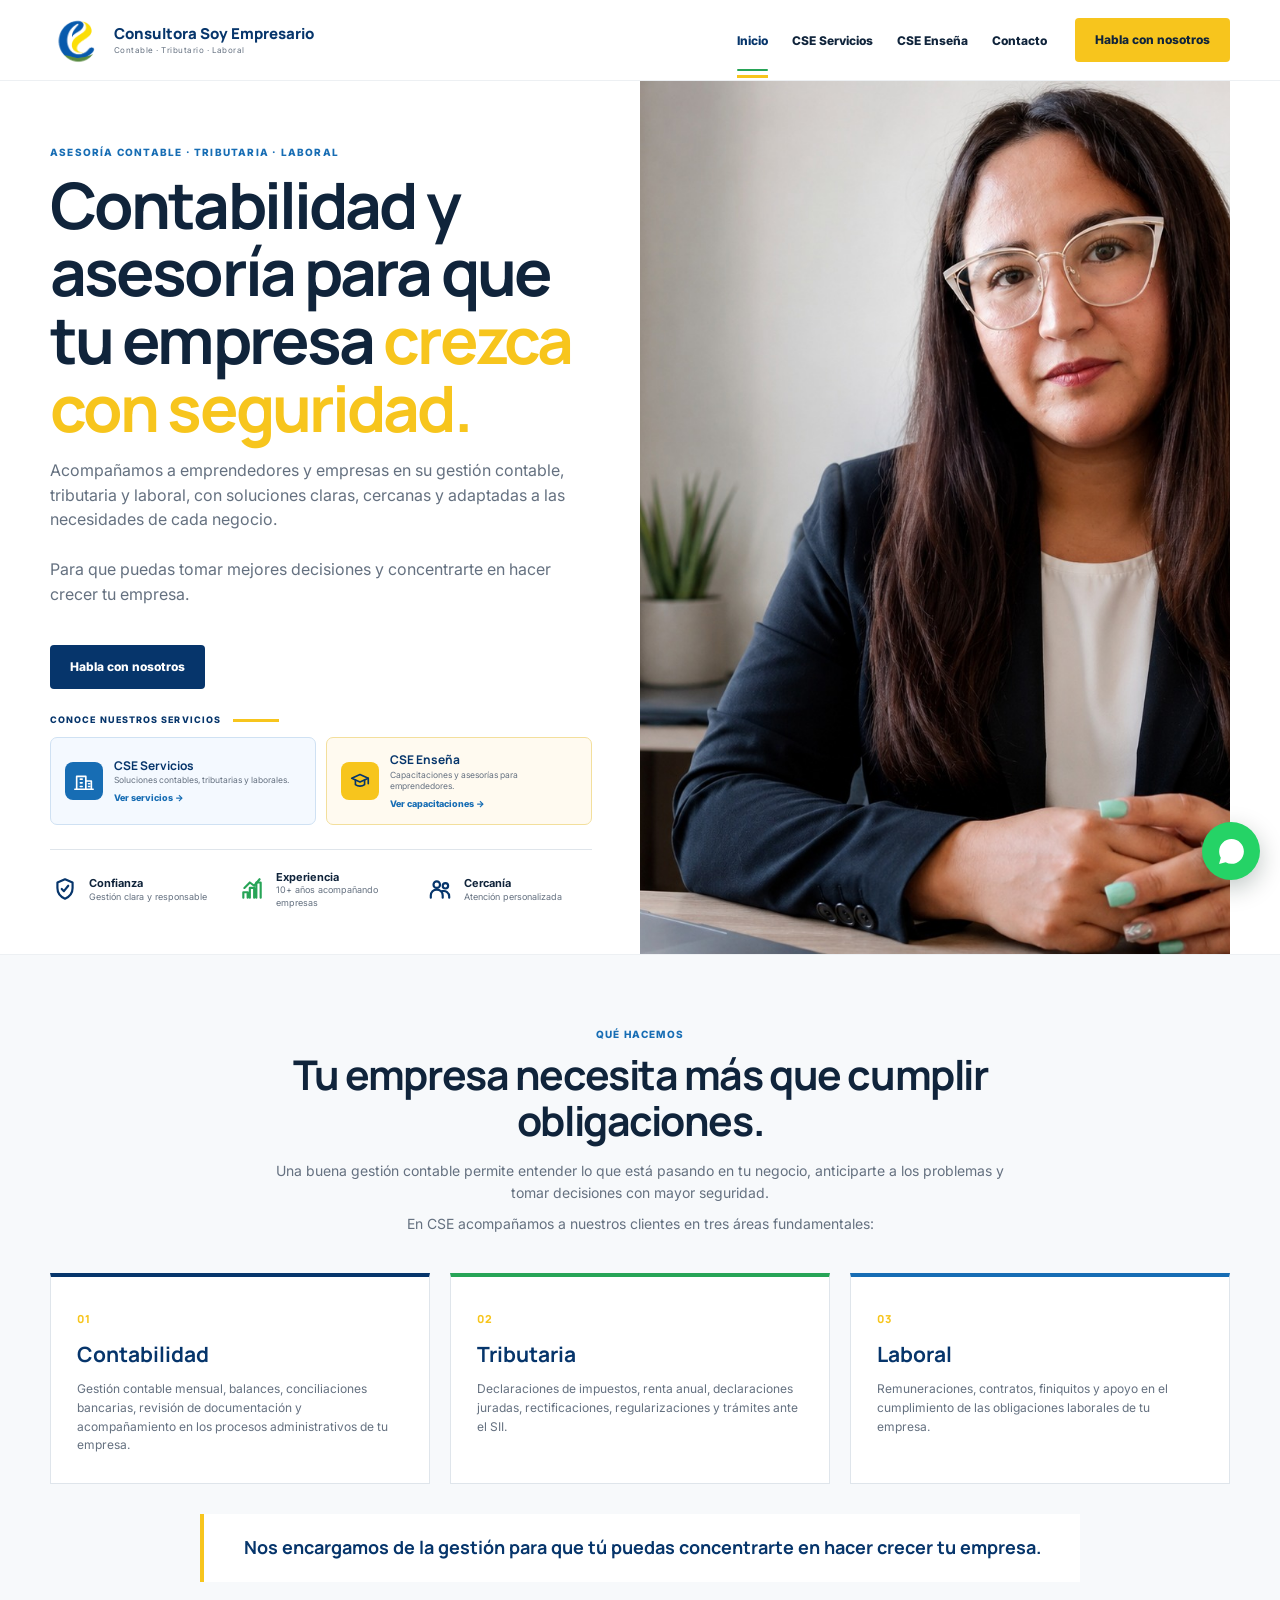
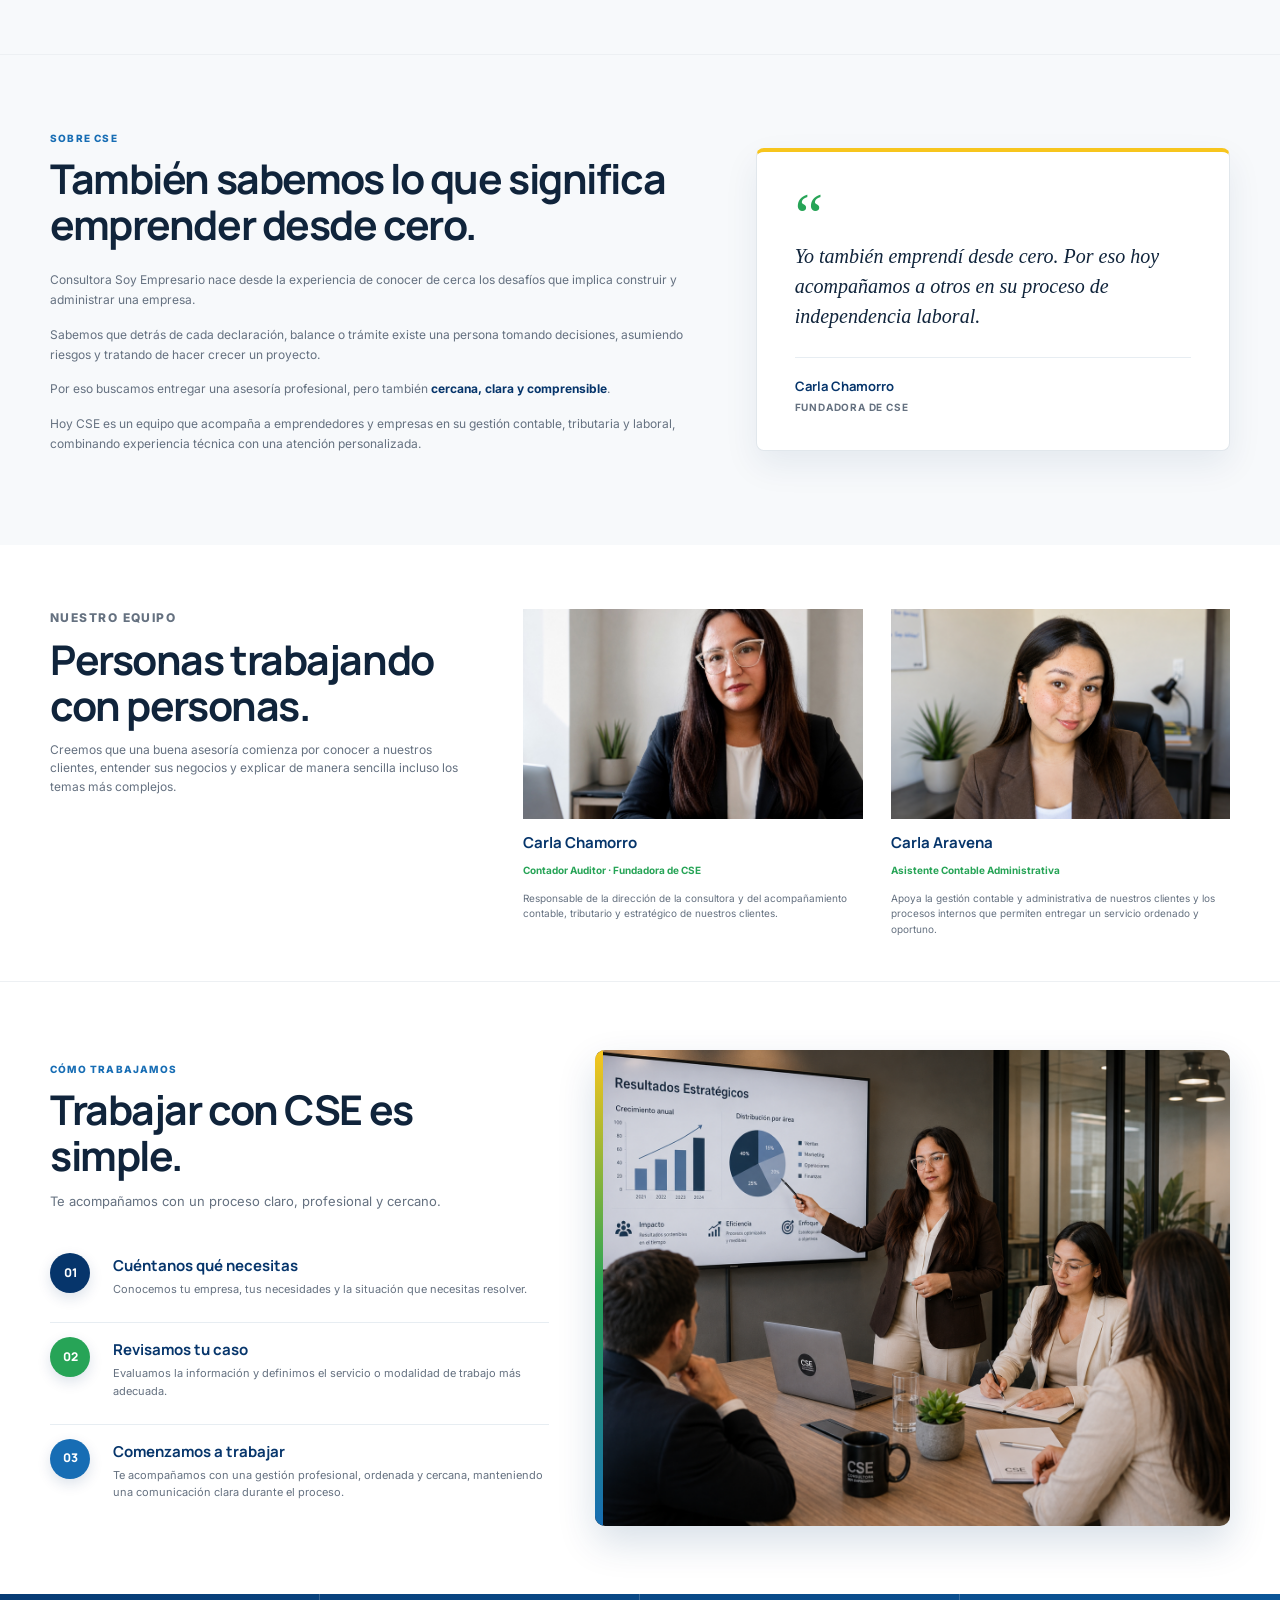
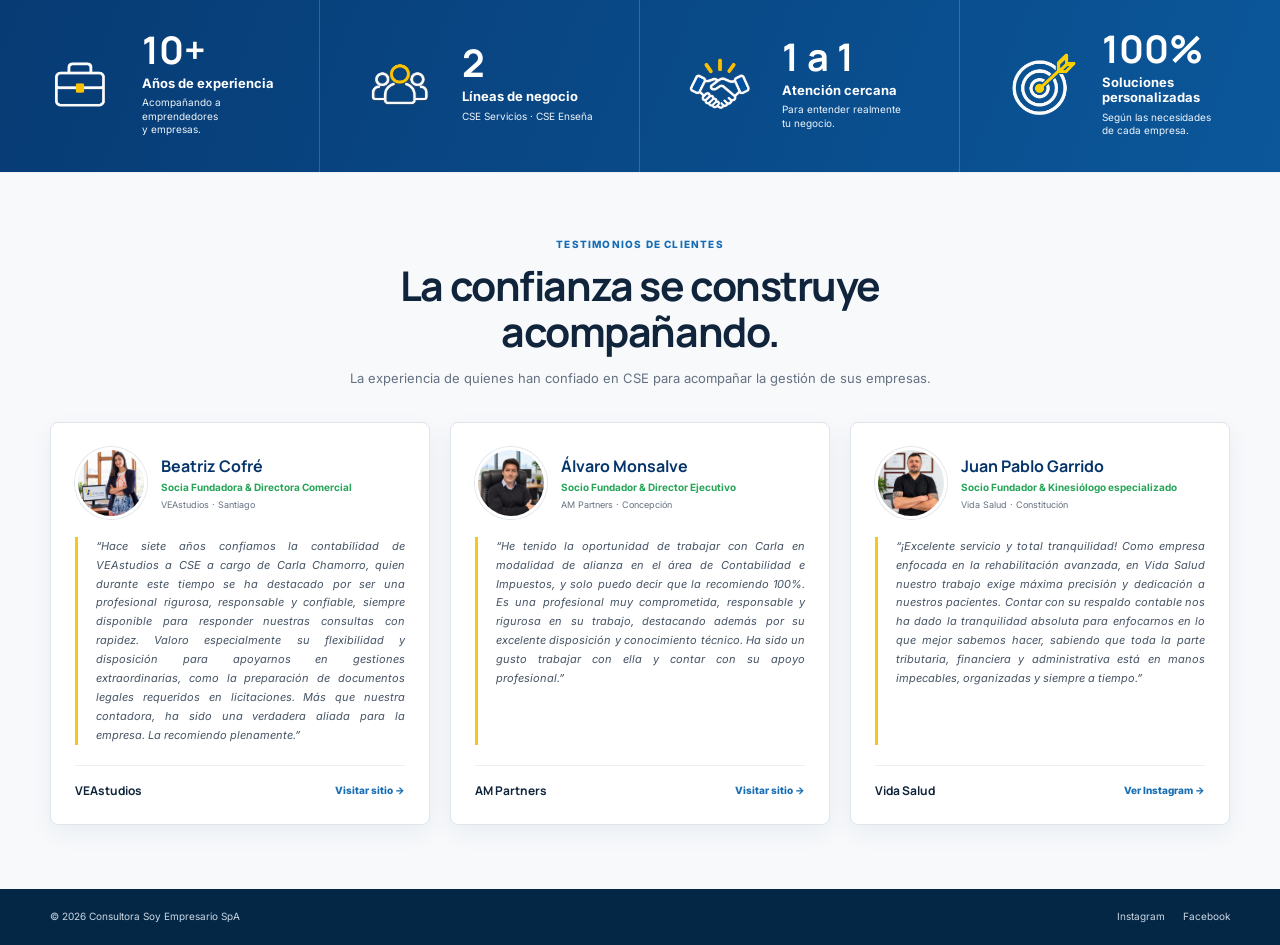
<file: index.html>
<!doctype html><html lang="es"><head><meta charset="utf-8"><meta name="viewport" content="width=device-width,initial-scale=1"><meta name="description" content="Consultora Soy Empresario ofrece asesoría contable, tributaria y laboral para emprendedores y empresas en Chile, con atención cercana, clara y personalizada."><title>Consultora Soy Empresario | Inicio</title><link rel="preconnect" href="https://fonts.googleapis.com"><link rel="preconnect" href="https://fonts.gstatic.com" crossorigin><link href="https://fonts.googleapis.com/css2?family=Inter:wght@400;500;600;700;800&family=Manrope:wght@500;600;700;800&display=swap" rel="stylesheet"><link rel="stylesheet" href="css/styles.css?v=24"><link rel="stylesheet" href="css/testimonios.css?v=5"><link rel="stylesheet" href="css/nav-groups.css?v=2"><style>.hero-actions-new{margin:22px 0 20px}.hero-actions-new .button{background:#06356b;color:#fff}.hero-service-label{display:flex;align-items:center;gap:12px;margin:4px 0 10px;font-size:9px;font-weight:800;letter-spacing:.12em;color:#06356b}.hero-service-label:after{content:'';width:46px;height:3px;background:#f7c51d}.hero-service-links{display:grid;grid-template-columns:1fr 1fr;gap:10px;margin-bottom:24px}.hero-service-link{display:flex;align-items:center;gap:11px;padding:13px 14px;border:1px solid #d8e4ee;border-radius:7px;background:#fff;transition:.18s ease}.hero-service-link:hover{transform:translateY(-2px);box-shadow:0 8px 20px rgba(6,53,107,.09)}.hero-service-link:first-child{background:#f4f9ff;border-color:#cfe1f3}.hero-service-link:last-child{background:#fffaf0;border-color:#f3df9c}.hero-service-icon{width:38px;height:38px;flex:0 0 38px;border-radius:8px;display:grid;place-items:center;background:#176db4;color:#fff}.hero-service-link:last-child .hero-service-icon{background:#f7c51d;color:#06356b}.hero-service-icon svg{width:22px;height:22px;fill:none;stroke:currentColor;stroke-width:1.8;stroke-linecap:round;stroke-linejoin:round}.hero-service-copy{display:flex;flex-direction:column;min-width:0}.hero-service-copy strong{font-family:'Manrope',sans-serif;font-size:12px;color:#06356b}.hero-service-copy span{font-size:8.5px;color:#657180;line-height:1.35}.hero-service-copy em{font-size:9px;font-style:normal;font-weight:800;color:#176db4;margin-top:4px}.hero-benefits .benefit-icon{width:30px;height:30px;flex:0 0 30px;display:grid;place-items:center;color:#06356b}.hero-benefits .benefit-icon.green{color:#27a457}.hero-benefits .benefit-icon svg{width:26px;height:26px;fill:none;stroke:currentColor;stroke-width:2;stroke-linecap:round;stroke-linejoin:round}.hero-benefits>div{align-items:center}.hero-benefits span{line-height:1.35}@media(max-width:600px){.hero-service-links{grid-template-columns:1fr}.hero-service-link{padding:12px}.hero-actions-new{margin-bottom:18px}.hero-benefits .benefit-icon{width:26px;height:26px;flex-basis:26px}.hero-benefits .benefit-icon svg{width:23px;height:23px}}</style></head><body><header><nav class="wrap nav" id="main-nav"><a class="brand" href="index.html" aria-label="Consultora Soy Empresario"><img class="header-logo" src="assets/brand/IMAGEN%20LOGO%20SIN%20CSE.png" alt="Logo Consultora Soy Empresario"><span class="brand-text"><strong>Consultora Soy Empresario</strong><small>Contable · Tributario · Laboral</small></span></a><button class="menu-toggle" type="button" aria-label="Abrir menú" aria-expanded="false" aria-controls="nav-links"><span></span><span></span><span></span></button><div class="links" id="nav-links"><a class="nav-tab active" href="index.html" aria-current="page">Inicio</a><a class="nav-tab" href="cse-servicios.html">CSE Servicios</a><a class="nav-tab" href="cse-ensena.html">CSE Enseña</a><a class="nav-tab" href="contacto.html">Contacto</a></div><a class="button yellow-button desktop-cta" href="https://wa.me/56933864438?text=Hola%20Carla%2C%20vi%20la%20p%C3%A1gina%20de%20Consultora%20Soy%20Empresario%20y%20quisiera%20recibir%20m%C3%A1s%20informaci%C3%B3n." target="_blank" rel="noopener">Habla con nosotros</a></nav></header><main><section class="hero" id="inicio"><div class="wrap hero-grid"><div class="hero-copy"><p class="eyebrow">ASESORÍA CONTABLE · TRIBUTARIA · LABORAL</p><h1>Contabilidad y asesoría para que tu empresa <span>crezca con seguridad.</span></h1><p class="lead">Acompañamos a emprendedores y empresas en su gestión contable, tributaria y laboral, con soluciones claras, cercanas y adaptadas a las necesidades de cada negocio.<br><br>Para que puedas tomar mejores decisiones y concentrarte en hacer crecer tu empresa.</p><div class="hero-actions-new"><a class="button" href="https://wa.me/56933864438?text=Hola%20Carla%2C%20vi%20la%20p%C3%A1gina%20de%20Consultora%20Soy%20Empresario%20y%20quisiera%20recibir%20m%C3%A1s%20informaci%C3%B3n." target="_blank" rel="noopener">Habla con nosotros</a></div><div class="hero-service-label">CONOCE NUESTROS SERVICIOS</div><div class="hero-service-links"><a class="hero-service-link" href="cse-servicios.html"><span class="hero-service-icon"><svg viewBox="0 0 24 24" aria-hidden="true"><path d="M4 21V7h10v14M8 10h2m-2 4h2m-2 4h2M14 12h6v9M17 15h1m-1 3h1M2 21h20"/></svg></span><span class="hero-service-copy"><strong>CSE Servicios</strong><span>Soluciones contables, tributarias y laborales.</span><em>Ver servicios →</em></span></a><a class="hero-service-link" href="cse-ensena.html"><span class="hero-service-icon"><svg viewBox="0 0 24 24" aria-hidden="true"><path d="m3 9 9-4 9 4-9 4-9-4Z"/><path d="M7 11v5c2.8 2.2 7.2 2.2 10 0v-5M21 9v6"/></svg></span><span class="hero-service-copy"><strong>CSE Enseña</strong><span>Capacitaciones y asesorías para emprendedores.</span><em>Ver capacitaciones →</em></span></a></div><div class="hero-benefits"><div><span class="benefit-icon"><svg viewBox="0 0 24 24" aria-hidden="true"><path d="M12 3 5 6v5c0 4.6 2.8 8 7 10 4.2-2 7-5.4 7-10V6l-7-3Z"/><path d="m9 12 2 2 4-5"/></svg></span><span><strong>Confianza</strong>Gestión clara y responsable</span></div><div><span class="benefit-icon green"><svg viewBox="0 0 24 24" aria-hidden="true"><path d="M4 20v-5h4v5M10 20v-9h4v9M16 20V6h4v14"/><path d="m5 11 5-5 4 3 5-6"/></svg></span><span><strong>Experiencia</strong>10+ años acompañando empresas</span></div><div><span class="benefit-icon"><svg viewBox="0 0 24 24" aria-hidden="true"><circle cx="9" cy="8" r="3"/><circle cx="17" cy="9" r="2.5"/><path d="M3.5 20v-2c0-3 2.4-5.5 5.5-5.5s5.5 2.5 5.5 5.5v2M14 14c3.4-.8 6.5 1.5 6.5 5v1"/></svg></span><span><strong>Cercanía</strong>Atención personalizada</span></div></div></div><div class="hero-photo"><img class="carla-hero-photo" src="assets/brand/Carla_chamorro.jpeg" alt="Carla Chamorro, fundadora de Consultora Soy Empresario"></div></div></section><section class="what-we-do" id="que-hacemos"><div class="wrap"><div class="what-intro"><p class="eyebrow">QUÉ HACEMOS</p><h2>Tu empresa necesita más que cumplir obligaciones.</h2><p>Una buena gestión contable permite entender lo que está pasando en tu negocio, anticiparte a los problemas y tomar decisiones con mayor seguridad.</p><p>En CSE acompañamos a nuestros clientes en tres áreas fundamentales:</p></div><div class="what-grid"><article><span class="what-number">01</span><h3>Contabilidad</h3><p>Gestión contable mensual, balances, conciliaciones bancarias, revisión de documentación y acompañamiento en los procesos administrativos de tu empresa.</p></article><article><span class="what-number">02</span><h3>Tributaria</h3><p>Declaraciones de impuestos, renta anual, declaraciones juradas, rectificaciones, regularizaciones y trámites ante el SII.</p></article><article><span class="what-number">03</span><h3>Laboral</h3><p>Remuneraciones, contratos, finiquitos y apoyo en el cumplimiento de las obligaciones laborales de tu empresa.</p></article></div><div class="what-closing">Nos encargamos de la gestión para que tú puedas concentrarte en hacer crecer tu empresa.</div></div></section><section class="about-cse" id="sobre-cse"><div class="wrap about-cse-grid"><div class="about-cse-copy"><p class="eyebrow">SOBRE CSE</p><h2>También sabemos lo que significa emprender desde cero.</h2><p>Consultora Soy Empresario nace desde la experiencia de conocer de cerca los desafíos que implica construir y administrar una empresa.</p><p>Sabemos que detrás de cada declaración, balance o trámite existe una persona tomando decisiones, asumiendo riesgos y tratando de hacer crecer un proyecto.</p><p>Por eso buscamos entregar una asesoría profesional, pero también <strong>cercana, clara y comprensible</strong>.</p><p>Hoy CSE es un equipo que acompaña a emprendedores y empresas en su gestión contable, tributaria y laboral, combinando experiencia técnica con una atención personalizada.</p></div><aside class="about-cse-quote"><span class="quote-mark">“</span><blockquote>Yo también emprendí desde cero. Por eso hoy acompañamos a otros en su proceso de independencia laboral.</blockquote><div class="quote-signature"><strong>Carla Chamorro</strong><span>Fundadora de CSE</span></div></aside></div></section><section class="about-team" id="equipo"><div class="wrap team-layout"><div class="story team-intro"><p class="eyebrow">NUESTRO EQUIPO</p><h2>Personas trabajando con personas.</h2><p>Creemos que una buena asesoría comienza por conocer a nuestros clientes, entender sus negocios y explicar de manera sencilla incluso los temas más complejos.</p></div><article class="person"><div class="person-photo"><img class="carla-team-photo" src="assets/brand/Carla_chamorro.jpeg" alt="Carla Chamorro"></div><h3>Carla Chamorro</h3><b>Contador Auditor · Fundadora de CSE</b><p>Responsable de la dirección de la consultora y del acompañamiento contable, tributario y estratégico de nuestros clientes.</p></article><article class="person"><div class="person-photo"><img class="carla-team-photo" src="assets/brand/Carla%20Aravena.png" alt="Carla Aravena"></div><h3>Carla Aravena</h3><b>Asistente Contable Administrativa</b><p>Apoya la gestión contable y administrativa de nuestros clientes y los procesos internos que permiten entregar un servicio ordenado y oportuno.</p></article></div></section><section class="how-we-work" id="como-trabajamos"><div class="wrap how-grid"><div class="how-copy"><p class="eyebrow">CÓMO TRABAJAMOS</p><h2>Trabajar con CSE es simple.</h2><p class="how-lead">Te acompañamos con un proceso claro, profesional y cercano.</p><div class="how-steps"><article class="how-step"><span class="how-step-number">01</span><div><h3>Cuéntanos qué necesitas</h3><p>Conocemos tu empresa, tus necesidades y la situación que necesitas resolver.</p></div></article><article class="how-step"><span class="how-step-number">02</span><div><h3>Revisamos tu caso</h3><p>Evaluamos la información y definimos el servicio o modalidad de trabajo más adecuada.</p></div></article><article class="how-step"><span class="how-step-number">03</span><div><h3>Comenzamos a trabajar</h3><p>Te acompañamos con una gestión profesional, ordenada y cercana, manteniendo una comunicación clara durante el proceso.</p></div></article></div></div><div class="how-photo"><img src="assets/brand/IMG_9280.png" alt="Reunión de asesoría de Consultora Soy Empresario con clientes"></div></div></section><section class="stats"><div class="stats-grid"><article class="stat-card"><div class="stat-icon"><svg viewBox="0 0 64 64" aria-hidden="true"></svg></div><div class="stat-copy"><strong>10+</strong><b>Años de experiencia</b><span>Acompañando a emprendedores<br>y empresas.</span></div></article><article class="stat-card"><div class="stat-icon"><svg viewBox="0 0 64 64" aria-hidden="true"></svg></div><div class="stat-copy"><strong>2</strong><b>Líneas de negocio</b><span>CSE Servicios · CSE Enseña</span></div></article><article class="stat-card"><div class="stat-icon"><svg viewBox="0 0 64 64" aria-hidden="true"></svg></div><div class="stat-copy"><strong>1 a 1</strong><b>Atención cercana</b><span>Para entender realmente<br>tu negocio.</span></div></article><article class="stat-card"><div class="stat-icon"><svg viewBox="0 0 64 64" aria-hidden="true"></svg></div><div class="stat-copy"><strong>100%</strong><b>Soluciones personalizadas</b><span>Según las necesidades<br>de cada empresa.</span></div></article></div></section><section class="testimonials" id="testimonios"><div class="wrap"><div class="section-heading centered"><p class="eyebrow">TESTIMONIOS DE CLIENTES</p><h2>La confianza se construye acompañando.</h2><p>La experiencia de quienes han confiado en CSE para acompañar la gestión de sus empresas.</p></div><div class="testimonials-grid"><article class="testimonial-card"><div class="testimonial-top"><img class="testimonial-photo" src="assets/testimonios/Beatriz_Cofre.png" alt="Beatriz Cofré"><div class="testimonial-person"><h3>Beatriz Cofré</h3><strong>Socia Fundadora &amp; Directora Comercial</strong><span>VEAstudios · Santiago</span></div></div><p class="testimonial-quote">“Hace siete años confiamos la contabilidad de VEAstudios a CSE a cargo de Carla Chamorro, quien durante este tiempo se ha destacado por ser una profesional rigurosa, responsable y confiable, siempre disponible para responder nuestras consultas con rapidez. Valoro especialmente su flexibilidad y disposición para apoyarnos en gestiones extraordinarias, como la preparación de documentos legales requeridos en licitaciones. Más que nuestra contadora, ha sido una verdadera aliada para la empresa. La recomiendo plenamente.”</p><div class="testimonial-company"><b>VEAstudios</b><a class="testimonial-link" href="https://veastudios.cl/" target="_blank" rel="noopener">Visitar sitio →</a></div></article><article class="testimonial-card"><div class="testimonial-top"><img class="testimonial-photo" src="assets/testimonios/Alvaro_Monsalve.jpg" alt="Álvaro Monsalve"><div class="testimonial-person"><h3>Álvaro Monsalve</h3><strong>Socio Fundador &amp; Director Ejecutivo</strong><span>AM Partners · Concepción</span></div></div><p class="testimonial-quote">“He tenido la oportunidad de trabajar con Carla en modalidad de alianza en el área de Contabilidad e Impuestos, y solo puedo decir que la recomiendo 100%. Es una profesional muy comprometida, responsable y rigurosa en su trabajo, destacando además por su excelente disposición y conocimiento técnico. Ha sido un gusto trabajar con ella y contar con su apoyo profesional.”</p><div class="testimonial-company"><b>AM Partners</b><a class="testimonial-link" href="https://ampartners.cl/" target="_blank" rel="noopener">Visitar sitio →</a></div></article><article class="testimonial-card"><div class="testimonial-top"><img class="testimonial-photo" src="assets/testimonios/Juan_Pablo_Garrido.png" alt="Juan Pablo Garrido"><div class="testimonial-person"><h3>Juan Pablo Garrido</h3><strong>Socio Fundador &amp; Kinesiólogo especializado</strong><span>Vida Salud · Constitución</span></div></div><p class="testimonial-quote">“¡Excelente servicio y total tranquilidad! Como empresa enfocada en la rehabilitación avanzada, en Vida Salud nuestro trabajo exige máxima precisión y dedicación a nuestros pacientes. Contar con su respaldo contable nos ha dado la tranquilidad absoluta para enfocarnos en lo que mejor sabemos hacer, sabiendo que toda la parte tributaria, financiera y administrativa está en manos impecables, organizadas y siempre a tiempo.”</p><div class="testimonial-company"><b>Vida Salud</b><a class="testimonial-link" href="https://www.instagram.com/vidasalud.21?utm_source=ig_web_button_share_sheet&amp;stkn=ZDNlZDc0MzIxNw==" target="_blank" rel="noopener">Ver Instagram →</a></div></article></div></div></section></main><footer><div class="wrap footer"><span>© 2026 Consultora Soy Empresario SpA</span><div class="footer-social"><a href="https://www.instagram.com/consultorasoyempresario?igsi=MXR3NWFsYzFrNzcybQ==" target="_blank" rel="noopener">Instagram</a><a href="https://www.facebook.com/share/19qrt7xo6N/?mibextid=wwXIfr" target="_blank" rel="noopener">Facebook</a></div></div></footer><a class="whatsapp-float" href="https://wa.me/56933864438?text=Hola%20Carla%2C%20vi%20la%20p%C3%A1gina%20de%20Consultora%20Soy%20Empresario%20y%20quisiera%20hacer%20una%20consulta." target="_blank" rel="noopener" aria-label="WhatsApp"><svg viewBox="0 0 32 32" aria-hidden="true"><path d="M19.11 17.34c-.27-.14-1.6-.79-1.85-.88-.25-.09-.43-.14-.61.14-.18.27-.7.88-.86 1.06-.16.18-.32.2-.59.07-.27-.14-1.15-.42-2.19-1.35-.81-.72-1.36-1.61-1.52-1.88-.16-.27-.02-.42.12-.55.12-.12.27-.32.41-.48.14-.16.18-.27.27-.45.09-.18.05-.34-.02-.48-.07-.14-.61-1.47-.84-2.01-.22-.53-.45-.46-.61-.47h-.52c-.18 0-.48.07-.73.34-.25.27-.95.93-.95 2.26 0 1.33.97 2.62 1.1 2.8.14.18 1.9 2.9 4.61 4.07.64.28 1.15.45 1.54.57.65.21 1.24.18 1.7.11.52-.08 1.6-.65 1.83-1.28.23-.63.23-1.17.16-1.28-.07-.11-.25-.18-.52-.32zM16.03 3.2c-7.05 0-12.78 5.72-12.78 12.77 0 2.25.59 4.45 1.71 6.39L3.14 29l6.8-1.78a12.75 12.75 0 0 0 6.08 1.55h.01c7.04 0 12.77-5.73 12.77-12.78S23.07 3.2 16.03 3.2z"/></svg></a><script>const toggle=document.querySelector('.menu-toggle');const nav=document.querySelector('#main-nav');const links=document.querySelectorAll('#nav-links a');if(toggle&&nav){toggle.addEventListener('click',()=>{const open=nav.classList.toggle('nav-menu-open');toggle.setAttribute('aria-expanded',open?'true':'false');toggle.setAttribute('aria-label',open?'Cerrar menú':'Abrir menú')});links.forEach(link=>link.addEventListener('click',()=>{nav.classList.remove('nav-menu-open');toggle.setAttribute('aria-expanded','false');toggle.setAttribute('aria-label','Abrir menú')}));}</script></body></html>
</file>
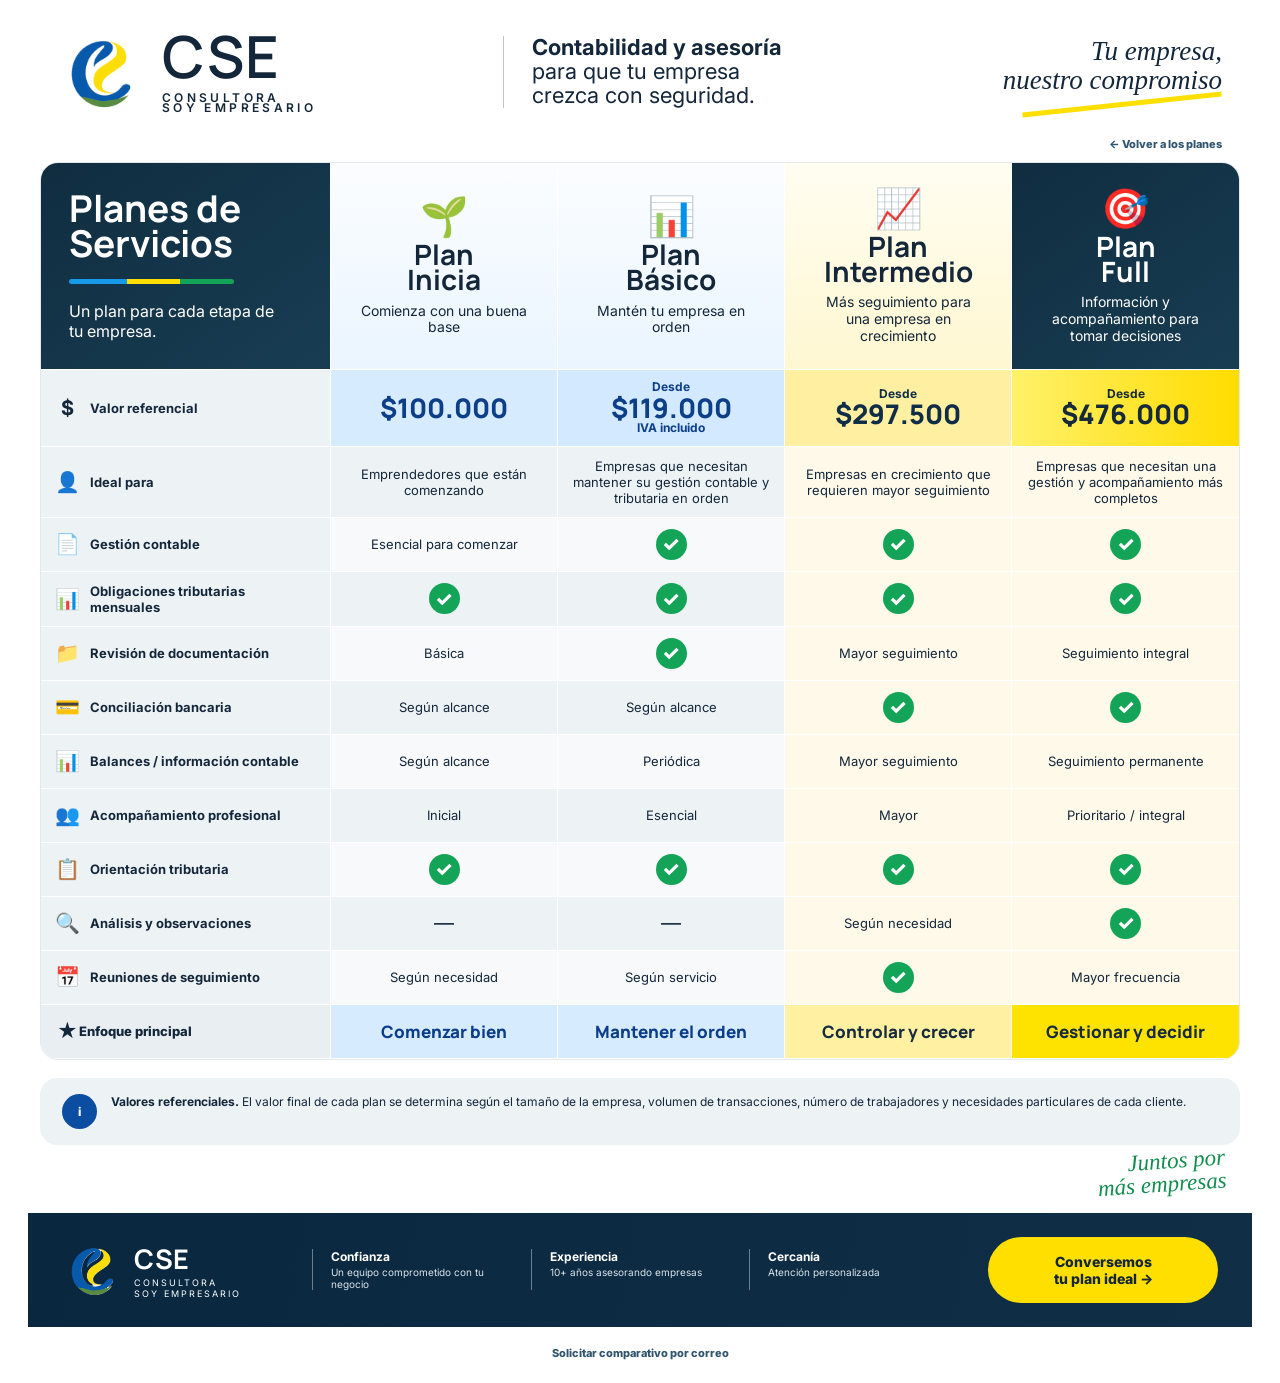
<file: comparar-planes.html>
<!doctype html><html lang="es"><head><meta charset="utf-8"><meta name="viewport" content="width=device-width,initial-scale=1"><meta name="description" content="Comparación de planes de Consultora Soy Empresario."><title>Comparar planes | Consultora Soy Empresario</title><link rel="preconnect" href="https://fonts.googleapis.com"><link rel="preconnect" href="https://fonts.gstatic.com" crossorigin><link href="https://fonts.googleapis.com/css2?family=Inter:wght@400;500;600;700;800&family=Manrope:wght@500;600;700;800&display=swap" rel="stylesheet"><style>:root{--navy:#092d48;--navy2:#0f324a;--blue:#1475c8;--yellow:#ffdf00;--green:#13a457;--ink:#14273a;--muted:#607083;--line:#dce4ea;--ice:#edf3f7;--warm:#fff9e7}*{box-sizing:border-box}html,body{margin:0}body{font-family:Inter,sans-serif;color:var(--ink);background:#fff}.page{width:min(1200px,calc(100% - 24px));margin:0 auto;padding:24px 0 0}.top{display:grid;grid-template-columns:1.15fr 1fr .9fr;align-items:center;gap:24px;padding:4px 18px 22px}.brand{display:flex;align-items:center;gap:16px}.brand img{width:88px;height:88px;object-fit:contain}.brand-word{font-family:Manrope,sans-serif;font-size:58px;line-height:.85;font-weight:600;letter-spacing:.02em}.brand-word small{display:block;font-family:Inter,sans-serif;font-size:12px;letter-spacing:.28em;margin-top:13px}.claim{border-left:1px solid #bcc7cf;padding-left:28px;font-size:22px;line-height:1.08}.claim strong{display:block}.script{text-align:right;font-family:Georgia,serif;font-style:italic;font-size:27px;line-height:1.05}.script:after{content:"";display:block;width:200px;height:5px;background:var(--yellow);margin:8px 0 0 auto;transform:rotate(-6deg)}.backline{text-align:right;margin:-6px 18px 10px}.backline a{font-size:11px;font-weight:800;color:#31556f;text-decoration:none}.board{border-radius:18px;overflow:hidden;border:1px solid #e3e8ec}.grid{display:grid;grid-template-columns:290px repeat(4,1fr);min-width:1080px}.c{min-height:54px;padding:11px 14px;border-right:1px solid #fff;border-bottom:1px solid #fff;display:flex;align-items:center;font-size:13px;background:#f7f9fb}.c:nth-child(5n){border-right:0}.hero-side{min-height:207px;background:linear-gradient(145deg,#102d40,#183d53);color:#fff;display:block;padding:28px}.hero-side h1{font-family:Manrope,sans-serif;font-size:37px;line-height:.95;margin:0 0 18px}.stripe{width:165px;height:5px;background:linear-gradient(90deg,#1599e8 0 35%,#ffdd00 35% 67%,#13a457 67%);border-radius:99px;margin-bottom:17px}.hero-side p{font-size:16px;line-height:1.25;margin:0;max-width:210px}.planhead{min-height:207px;display:flex;flex-direction:column;justify-content:center;text-align:center;background:linear-gradient(#fbfdff,#eaf5ff);padding:18px}.planhead.mid{background:linear-gradient(#fffdf1,#fff7d1)}.planhead.full{background:linear-gradient(145deg,#102d40,#183d53);color:#fff}.picon{font-size:39px;line-height:1;margin-bottom:7px}.planhead h2{font-family:Manrope,sans-serif;font-size:28px;line-height:.9;margin:0 0 10px}.planhead p{font-size:14px;line-height:1.2;margin:0 auto;max-width:170px}.label{background:#edf2f5;font-weight:700;gap:11px}.ico{width:24px;text-align:center;font-size:20px}.price{justify-content:center;text-align:center;background:#d7ebff;color:#0d3f89;font-family:Manrope,sans-serif;font-size:27px;font-weight:800;line-height:1.05}.price.basic{background:#d2e9ff}.price.mid{background:#fff0a1;color:#102d48}.price.full{background:linear-gradient(90deg,#fff16a,#ffdc00);color:#15293a}.price small{display:block;font-family:Inter,sans-serif;font-size:12px;font-weight:700}.center{justify-content:center;text-align:center}.alt{background:#edf2f5}.warm{background:#fff9ea}.check{display:inline-grid;place-items:center;width:31px;height:31px;border-radius:50%;background:var(--green);color:#fff;font-size:20px;font-weight:800}.dash{font-size:20px}.focuslabel{background:#e8eef2;font-weight:800}.focus{justify-content:center;text-align:center;font-family:Manrope,sans-serif;font-size:17px;font-weight:800;background:#d7ebff;color:#0b3d89}.focus.mid{background:#fff1a1;color:#172b40}.focus.full{background:#ffe300;color:#172b40}.scroll{overflow-x:auto}.mobile-plans{display:none}.note{margin:18px 0 16px;border-radius:17px;background:#edf2f5;padding:16px 22px;display:flex;gap:14px;align-items:flex-start;font-size:12px}.note i{width:35px;height:35px;flex:0 0 35px;border-radius:50%;display:grid;place-items:center;background:#0b4da1;color:#fff;font-style:normal;font-weight:800}.note strong{color:#12263a}.green-script{text-align:right;font-family:Georgia,serif;font-style:italic;color:#128d4e;font-size:23px;line-height:1;margin:-8px 14px 14px auto;max-width:220px;transform:rotate(-4deg)}.footerband{margin:0 -12px;background:linear-gradient(100deg,#09273f,#102e45);color:#fff;padding:24px 34px;display:grid;grid-template-columns:230px 1fr 230px;gap:20px;align-items:center}.fbrand{display:flex;align-items:center;gap:10px}.fbrand img{width:62px;height:62px;object-fit:contain}.fbrand b{font-family:Manrope,sans-serif;font-size:27px}.fbrand small{display:block;font-size:9px;letter-spacing:.22em}.trust{display:grid;grid-template-columns:repeat(3,1fr);gap:0}.trust div{padding:0 18px;border-left:1px solid rgba(255,255,255,.4)}.trust strong{font-size:12px;display:block}.trust span{font-size:10px;color:#d9e4eb;display:block;margin-top:2px}.cta{display:inline-flex;justify-content:center;align-items:center;text-align:center;background:var(--yellow);color:#13263a;font-weight:800;border-radius:34px;padding:16px 18px;text-decoration:none;font-size:14px}.mailrow{text-align:center;padding:14px 0 22px}.mailrow a{font-size:11px;font-weight:800;color:#31556f;text-decoration:none}@media(max-width:900px){.top{grid-template-columns:1fr}.script{text-align:left}.script:after{margin-left:0}.footerband{grid-template-columns:1fr}.trust{grid-template-columns:1fr;gap:12px}.trust div{border-left:0;padding:0}.cta{width:100%}.brand-word{font-size:44px}.claim{font-size:18px}}@media(max-width:700px){body{background:#f7f9fb}.page{width:100%;padding:0}.top{padding:18px 18px 8px;background:#fff;gap:16px}.brand{gap:12px}.brand img{width:58px;height:58px}.brand-word{font-size:34px;line-height:.9}.brand-word small{font-size:7px;letter-spacing:.2em;margin-top:8px}.claim{border-left:3px solid #d7e1e8;padding:10px 0 10px 14px;font-size:20px;line-height:1.15}.claim br{display:none}.script{font-size:22px;padding:2px 0 6px}.script:after{width:145px;height:4px;margin-top:7px}.backline{margin:4px 18px 14px}.backline a{font-size:12px}.board{display:none}.mobile-plans{display:block;padding:0 14px 8px}.mobile-intro{background:linear-gradient(145deg,#102d40,#183d53);color:#fff;border-radius:18px;padding:24px 22px;margin-bottom:14px;box-shadow:0 12px 28px rgba(9,45,72,.14)}.mobile-intro h1{font-family:Manrope,sans-serif;font-size:32px;line-height:1;margin:0 0 12px}.mobile-intro p{margin:0;font-size:14px;line-height:1.5;color:#dbe6ed}.mobile-intro .stripe{margin:0 0 15px;width:150px}.mplan{background:#fff;border:1px solid #dfe6eb;border-radius:16px;overflow:hidden;margin-bottom:14px;box-shadow:0 8px 22px rgba(9,45,72,.07)}.mplan-head{padding:20px 18px 18px;background:linear-gradient(180deg,#fafdff,#edf6ff);border-bottom:1px solid #e2e8ed}.mplan.mid .mplan-head{background:linear-gradient(180deg,#fffdf5,#fff7d3)}.mplan.full .mplan-head{background:linear-gradient(145deg,#102d40,#183d53);color:#fff}.mplan-top{display:flex;align-items:flex-start;justify-content:space-between;gap:12px}.mplan-icon{font-size:30px}.mplan h2{font-family:Manrope,sans-serif;font-size:24px;line-height:1;margin:0;color:var(--navy)}.mplan.full h2{color:#fff}.mplan-tag{font-size:11px;font-weight:800;color:var(--green);text-transform:uppercase;letter-spacing:.08em}.mplan.full .mplan-tag{color:#ffdf00}.mplan-desc{font-size:12px;line-height:1.5;margin:8px 0 0;color:#5d6c79}.mplan.full .mplan-desc{color:#d7e1e8}.mprice{font-family:Manrope,sans-serif;font-size:30px;font-weight:800;color:#0d3f89;margin-top:14px}.mprice small{font-family:Inter,sans-serif;font-size:10px;display:block;color:#607083}.mplan.full .mprice{color:#ffdf00}.mplan.full .mprice small{color:#d7e1e8}.mplan-body{padding:8px 18px 16px}.mrow{display:grid;grid-template-columns:1fr auto;gap:14px;align-items:center;padding:11px 0;border-bottom:1px solid #edf1f4;font-size:11px;line-height:1.35}.mrow:last-child{border-bottom:0}.mrow b{color:#29445a}.mvalue{max-width:150px;text-align:right;color:#455767;font-weight:600}.mcheck{display:inline-grid;place-items:center;width:24px;height:24px;border-radius:50%;background:var(--green);color:#fff;font-size:14px;font-weight:800}.mfocus{margin:4px 18px 18px;padding:12px 14px;border-radius:10px;background:#eaf4ff;color:#0b3d89;font-family:Manrope,sans-serif;font-size:13px;font-weight:800;text-align:center}.mplan.mid .mfocus{background:#fff2ac;color:#172b40}.mplan.full .mfocus{background:#ffe300;color:#172b40}.note{margin:8px 14px 16px;border-radius:14px;padding:14px;font-size:11px;line-height:1.45}.green-script{margin:4px 20px 14px auto;font-size:20px}.footerband{margin:0;padding:22px 18px;border-radius:0;gap:18px}.fbrand img{width:50px;height:50px}.fbrand b{font-size:24px}.trust{gap:10px}.trust strong{font-size:11px}.trust span{font-size:9px}.mailrow{background:#fff;padding:14px 14px 22px}}@media(max-width:420px){.top{padding-left:14px;padding-right:14px}.brand-word{font-size:31px}.claim{font-size:18px}.mobile-plans{padding-left:10px;padding-right:10px}.mobile-intro{padding:21px 18px}.mplan-head{padding:18px 16px}.mplan-body{padding-left:16px;padding-right:16px}.mrow{grid-template-columns:1fr;gap:5px}.mvalue{max-width:none;text-align:left}.mcheck{margin-top:2px}.note{margin-left:10px;margin-right:10px}}</style></head><body><div class="page"><div class="top"><div class="brand"><img src="assets/brand/IMAGEN%20LOGO%20SIN%20CSE.png" alt="CSE"><div class="brand-word">CSE<small>CONSULTORA<br>SOY EMPRESARIO</small></div></div><div class="claim"><strong>Contabilidad y asesoría</strong>para que tu empresa<br>crezca con seguridad.</div><div class="script">Tu empresa,<br>nuestro compromiso</div></div><div class="backline"><a href="index.html#planes">← Volver a los planes</a></div><div class="board"><div class="scroll"><div class="grid"><div class="c hero-side"><h1>Planes de<br>Servicios</h1><div class="stripe"></div><p>Un plan para cada etapa de tu empresa.</p></div><div class="c planhead"><div class="picon">🌱</div><h2>Plan<br>Inicia</h2><p>Comienza con una buena base</p></div><div class="c planhead"><div class="picon">📊</div><h2>Plan<br>Básico</h2><p>Mantén tu empresa en orden</p></div><div class="c planhead mid"><div class="picon">📈</div><h2>Plan<br>Intermedio</h2><p>Más seguimiento para una empresa en crecimiento</p></div><div class="c planhead full"><div class="picon">🎯</div><h2>Plan<br>Full</h2><p>Información y acompañamiento para tomar decisiones</p></div><div class="c label"><span class="ico">$</span>Valor referencial</div><div class="c price">$100.000</div><div class="c price basic"><span><small>Desde</small>$119.000<small>IVA incluido</small></span></div><div class="c price mid"><span><small>Desde</small>$297.500</span></div><div class="c price full"><span><small>Desde</small>$476.000</span></div><div class="c label alt"><span class="ico">👤</span>Ideal para</div><div class="c center alt">Emprendedores que están comenzando</div><div class="c center alt">Empresas que necesitan mantener su gestión contable y tributaria en orden</div><div class="c center warm">Empresas en crecimiento que requieren mayor seguimiento</div><div class="c center warm">Empresas que necesitan una gestión y acompañamiento más completos</div><div class="c label"><span class="ico">📄</span>Gestión contable</div><div class="c center">Esencial para comenzar</div><div class="c center"><span class="check">✓</span></div><div class="c center warm"><span class="check">✓</span></div><div class="c center warm"><span class="check">✓</span></div><div class="c label alt"><span class="ico">📊</span>Obligaciones tributarias mensuales</div><div class="c center alt"><span class="check">✓</span></div><div class="c center alt"><span class="check">✓</span></div><div class="c center warm"><span class="check">✓</span></div><div class="c center warm"><span class="check">✓</span></div><div class="c label"><span class="ico">📁</span>Revisión de documentación</div><div class="c center">Básica</div><div class="c center"><span class="check">✓</span></div><div class="c center warm">Mayor seguimiento</div><div class="c center warm">Seguimiento integral</div><div class="c label alt"><span class="ico">💳</span>Conciliación bancaria</div><div class="c center alt">Según alcance</div><div class="c center alt">Según alcance</div><div class="c center warm"><span class="check">✓</span></div><div class="c center warm"><span class="check">✓</span></div><div class="c label"><span class="ico">📊</span>Balances / información contable</div><div class="c center">Según alcance</div><div class="c center">Periódica</div><div class="c center warm">Mayor seguimiento</div><div class="c center warm">Seguimiento permanente</div><div class="c label alt"><span class="ico">👥</span>Acompañamiento profesional</div><div class="c center alt">Inicial</div><div class="c center alt">Esencial</div><div class="c center warm">Mayor</div><div class="c center warm">Prioritario / integral</div><div class="c label"><span class="ico">📋</span>Orientación tributaria</div><div class="c center"><span class="check">✓</span></div><div class="c center"><span class="check">✓</span></div><div class="c center warm"><span class="check">✓</span></div><div class="c center warm"><span class="check">✓</span></div><div class="c label alt"><span class="ico">🔍</span>Análisis y observaciones</div><div class="c center alt"><span class="dash">—</span></div><div class="c center alt"><span class="dash">—</span></div><div class="c center warm">Según necesidad</div><div class="c center warm"><span class="check">✓</span></div><div class="c label"><span class="ico">📅</span>Reuniones de seguimiento</div><div class="c center">Según necesidad</div><div class="c center">Según servicio</div><div class="c center warm"><span class="check">✓</span></div><div class="c center warm">Mayor frecuencia</div><div class="c focuslabel"><span class="ico">★</span>Enfoque principal</div><div class="c focus">Comenzar bien</div><div class="c focus">Mantener el orden</div><div class="c focus mid">Controlar y crecer</div><div class="c focus full">Gestionar y decidir</div></div></div></div><section class="mobile-plans"><div class="mobile-intro"><h1>Planes de Servicios</h1><div class="stripe"></div><p>Compara rápidamente qué nivel de acompañamiento se adapta mejor a la etapa de tu empresa.</p></div><article class="mplan"><div class="mplan-head"><div class="mplan-top"><div><div class="mplan-tag">Para comenzar</div><h2>Plan Inicia</h2></div><div class="mplan-icon">🌱</div></div><p class="mplan-desc">Para emprendedores que están comenzando y necesitan una buena base.</p><div class="mprice">$100.000</div></div><div class="mplan-body"><div class="mrow"><b>Gestión contable</b><span class="mvalue">Esencial para comenzar</span></div><div class="mrow"><b>Obligaciones tributarias mensuales</b><span class="mcheck">✓</span></div><div class="mrow"><b>Revisión de documentación</b><span class="mvalue">Básica</span></div><div class="mrow"><b>Conciliación bancaria</b><span class="mvalue">Según alcance</span></div><div class="mrow"><b>Balances / información contable</b><span class="mvalue">Según alcance</span></div><div class="mrow"><b>Acompañamiento profesional</b><span class="mvalue">Inicial</span></div><div class="mrow"><b>Orientación tributaria</b><span class="mcheck">✓</span></div><div class="mrow"><b>Análisis y observaciones</b><span class="mvalue">—</span></div><div class="mrow"><b>Reuniones de seguimiento</b><span class="mvalue">Según necesidad</span></div></div><div class="mfocus">Enfoque: Comenzar bien</div></article><article class="mplan"><div class="mplan-head"><div class="mplan-top"><div><div class="mplan-tag">Gestión esencial</div><h2>Plan Básico</h2></div><div class="mplan-icon">📊</div></div><p class="mplan-desc">Para empresas que necesitan mantener su gestión contable y tributaria en orden.</p><div class="mprice"><small>Desde</small>$119.000<small>IVA incluido</small></div></div><div class="mplan-body"><div class="mrow"><b>Gestión contable</b><span class="mcheck">✓</span></div><div class="mrow"><b>Obligaciones tributarias mensuales</b><span class="mcheck">✓</span></div><div class="mrow"><b>Revisión de documentación</b><span class="mcheck">✓</span></div><div class="mrow"><b>Conciliación bancaria</b><span class="mvalue">Según alcance</span></div><div class="mrow"><b>Balances / información contable</b><span class="mvalue">Periódica</span></div><div class="mrow"><b>Acompañamiento profesional</b><span class="mvalue">Esencial</span></div><div class="mrow"><b>Orientación tributaria</b><span class="mcheck">✓</span></div><div class="mrow"><b>Análisis y observaciones</b><span class="mvalue">—</span></div><div class="mrow"><b>Reuniones de seguimiento</b><span class="mvalue">Según servicio</span></div></div><div class="mfocus">Enfoque: Mantener el orden</div></article><article class="mplan mid"><div class="mplan-head"><div class="mplan-top"><div><div class="mplan-tag">Mayor acompañamiento</div><h2>Plan Intermedio</h2></div><div class="mplan-icon">📈</div></div><p class="mplan-desc">Para empresas en crecimiento que necesitan mayor seguimiento.</p><div class="mprice"><small>Desde</small>$297.500</div></div><div class="mplan-body"><div class="mrow"><b>Gestión contable</b><span class="mcheck">✓</span></div><div class="mrow"><b>Obligaciones tributarias mensuales</b><span class="mcheck">✓</span></div><div class="mrow"><b>Revisión de documentación</b><span class="mvalue">Mayor seguimiento</span></div><div class="mrow"><b>Conciliación bancaria</b><span class="mcheck">✓</span></div><div class="mrow"><b>Balances / información contable</b><span class="mvalue">Mayor seguimiento</span></div><div class="mrow"><b>Acompañamiento profesional</b><span class="mvalue">Mayor</span></div><div class="mrow"><b>Orientación tributaria</b><span class="mcheck">✓</span></div><div class="mrow"><b>Análisis y observaciones</b><span class="mvalue">Según necesidad</span></div><div class="mrow"><b>Reuniones de seguimiento</b><span class="mcheck">✓</span></div></div><div class="mfocus">Enfoque: Controlar y crecer</div></article><article class="mplan full"><div class="mplan-head"><div class="mplan-top"><div><div class="mplan-tag">Gestión integral</div><h2>Plan Full</h2></div><div class="mplan-icon">🎯</div></div><p class="mplan-desc">Para empresas que necesitan una gestión y acompañamiento más completos.</p><div class="mprice"><small>Desde</small>$476.000</div></div><div class="mplan-body"><div class="mrow"><b>Gestión contable</b><span class="mcheck">✓</span></div><div class="mrow"><b>Obligaciones tributarias mensuales</b><span class="mcheck">✓</span></div><div class="mrow"><b>Revisión de documentación</b><span class="mvalue">Seguimiento integral</span></div><div class="mrow"><b>Conciliación bancaria</b><span class="mcheck">✓</span></div><div class="mrow"><b>Balances / información contable</b><span class="mvalue">Seguimiento permanente</span></div><div class="mrow"><b>Acompañamiento profesional</b><span class="mvalue">Prioritario / integral</span></div><div class="mrow"><b>Orientación tributaria</b><span class="mcheck">✓</span></div><div class="mrow"><b>Análisis y observaciones</b><span class="mcheck">✓</span></div><div class="mrow"><b>Reuniones de seguimiento</b><span class="mvalue">Mayor frecuencia</span></div></div><div class="mfocus">Enfoque: Gestionar y decidir</div></article></section><div class="note"><i>i</i><div><strong>Valores referenciales.</strong> El valor final de cada plan se determina según el tamaño de la empresa, volumen de transacciones, número de trabajadores y necesidades particulares de cada cliente.</div></div><div class="green-script">Juntos por<br>más empresas</div><div class="footerband"><div class="fbrand"><img src="assets/brand/IMAGEN%20LOGO%20SIN%20CSE.png" alt="CSE"><div><b>CSE</b><small>CONSULTORA<br>SOY EMPRESARIO</small></div></div><div class="trust"><div><strong>Confianza</strong><span>Un equipo comprometido con tu negocio</span></div><div><strong>Experiencia</strong><span>10+ años asesorando empresas</span></div><div><strong>Cercanía</strong><span>Atención personalizada</span></div></div><a class="cta" href="https://wa.me/56933864438?text=Hola%20Carla%2C%20revis%C3%A9%20la%20comparaci%C3%B3n%20de%20planes%20y%20quisiera%20conversar%20sobre%20cu%C3%A1l%20es%20el%20m%C3%A1s%20adecuado%20para%20mi%20empresa." target="_blank" rel="noopener">Conversemos<br>tu plan ideal →</a></div><div class="mailrow"><a href="mailto:cchamorro@consultorasoyempresario.com?subject=Solicitud%20comparativo%20de%20planes%20CSE&body=Hola%20Carla%2C%20quisiera%20recibir%20por%20correo%20la%20comparaci%C3%B3n%20de%20planes%20de%20CSE%20en%20versi%C3%B3n%20imagen.">Solicitar comparativo por correo</a></div></div></body></html>
</file>
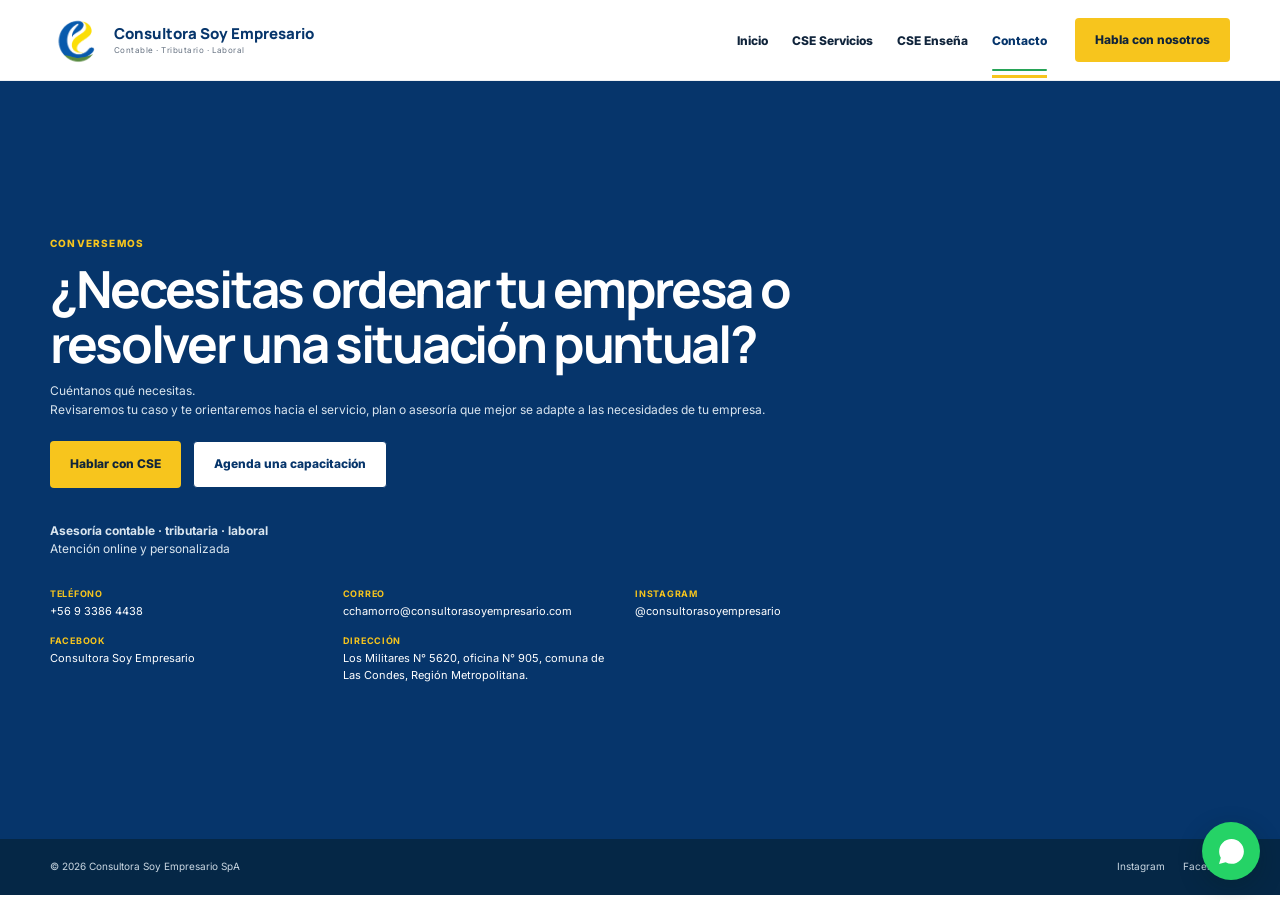
<file: contacto.html>
<!doctype html><html lang="es"><head><meta charset="utf-8"><meta name="viewport" content="width=device-width,initial-scale=1"><meta name="description" content="Contacto de Consultora Soy Empresario. Asesoría contable, tributaria y laboral con atención online y personalizada."><title>Contacto | Consultora Soy Empresario</title><link rel="preconnect" href="https://fonts.googleapis.com"><link rel="preconnect" href="https://fonts.gstatic.com" crossorigin><link href="https://fonts.googleapis.com/css2?family=Inter:wght@400;500;600;700;800&family=Manrope:wght@500;600;700;800&display=swap" rel="stylesheet"><link rel="stylesheet" href="css/styles.css?v=24"><link rel="stylesheet" href="css/testimonios.css?v=5"><link rel="stylesheet" href="css/nav-groups.css?v=2"></head><body><header><nav class="wrap nav" id="main-nav"><a class="brand" href="index.html" aria-label="Consultora Soy Empresario"><img class="header-logo" src="assets/brand/IMAGEN%20LOGO%20SIN%20CSE.png" alt="Logo Consultora Soy Empresario"><span class="brand-text"><strong>Consultora Soy Empresario</strong><small>Contable · Tributario · Laboral</small></span></a><button class="menu-toggle" type="button" aria-label="Abrir menú" aria-expanded="false" aria-controls="nav-links"><span></span><span></span><span></span></button><div class="links" id="nav-links"><a class="nav-tab" href="index.html">Inicio</a><a class="nav-tab" href="cse-servicios.html">CSE Servicios</a><a class="nav-tab" href="cse-ensena.html">CSE Enseña</a><a class="nav-tab active" href="contacto.html" aria-current="page">Contacto</a></div><a class="button yellow-button desktop-cta" href="https://wa.me/56933864438?text=Hola%20Carla%2C%20vi%20la%20p%C3%A1gina%20de%20Consultora%20Soy%20Empresario%20y%20quisiera%20recibir%20m%C3%A1s%20informaci%C3%B3n." target="_blank" rel="noopener">Habla con nosotros</a></nav></header><main><section class="contact" id="contacto" style="min-height:calc(100vh - 142px);display:flex;align-items:center"><div class="wrap contact-grid"><div><p class="eyebrow yellow">CONVERSEMOS</p><h1 style="font-size:clamp(34px,4vw,54px);color:#fff;max-width:760px">¿Necesitas ordenar tu empresa o resolver una situación puntual?</h1><p>Cuéntanos qué necesitas.<br>Revisaremos tu caso y te orientaremos hacia el servicio, plan o asesoría que mejor se adapte a las necesidades de tu empresa.</p><div class="actions"><a class="button yellow-button" href="https://wa.me/56933864438?text=Hola%20Carla%2C%20vi%20la%20p%C3%A1gina%20de%20Consultora%20Soy%20Empresario%20y%20quisiera%20recibir%20orientaci%C3%B3n%20sobre%20mi%20empresa." target="_blank" rel="noopener">Hablar con CSE</a><a class="button outline" href="https://encuadrado.com/p/carla-chamorro" target="_blank" rel="noopener">Agenda una capacitación</a></div><p><strong>Asesoría contable · tributaria · laboral</strong><br>Atención online y personalizada</p><div class="contact-links"><a href="tel:+56933864438"><b>Teléfono</b><span>+56 9 3386 4438</span></a><a href="mailto:cchamorro@consultorasoyempresario.com"><b>Correo</b><span>cchamorro@consultorasoyempresario.com</span></a><a href="https://www.instagram.com/consultorasoyempresario?igsi=MXR3NWFsYzFrNzcybQ==" target="_blank" rel="noopener"><b>Instagram</b><span>@consultorasoyempresario</span></a><a href="https://www.facebook.com/share/19qrt7xo6N/?mibextid=wwXIfr" target="_blank" rel="noopener"><b>Facebook</b><span>Consultora Soy Empresario</span></a><div><b>Dirección</b><span>Los Militares N° 5620, oficina N° 905, comuna de Las Condes, Región Metropolitana.</span></div></div></div></div></section></main><footer><div class="wrap footer"><span>© 2026 Consultora Soy Empresario SpA</span><div class="footer-social"><a href="https://www.instagram.com/consultorasoyempresario?igsi=MXR3NWFsYzFrNzcybQ==" target="_blank" rel="noopener">Instagram</a><a href="https://www.facebook.com/share/19qrt7xo6N/?mibextid=wwXIfr" target="_blank" rel="noopener">Facebook</a></div></div></footer><a class="whatsapp-float" href="https://wa.me/56933864438?text=Hola%20Carla%2C%20vi%20la%20p%C3%A1gina%20de%20Consultora%20Soy%20Empresario%20y%20quisiera%20hacer%20una%20consulta." target="_blank" rel="noopener" aria-label="WhatsApp"><svg viewBox="0 0 32 32"><path d="M19.11 17.34c-.27-.14-1.6-.79-1.85-.88-.25-.09-.43-.14-.61.14-.18.27-.7.88-.86 1.06-.16.18-.32.2-.59.07-.27-.14-1.15-.42-2.19-1.35-.81-.72-1.36-1.61-1.52-1.88-.16-.27-.02-.42.12-.55.12-.12.27-.32.41-.48.14-.16.18-.27.27-.45.09-.18.05-.34-.02-.48-.07-.14-.61-1.47-.84-2.01-.22-.53-.45-.46-.61-.47h-.52c-.18 0-.48.07-.73.34-.25.27-.95.93-.95 2.26 0 1.33.97 2.62 1.1 2.8.14.18 1.9 2.9 4.61 4.07.64.28 1.15.45 1.54.57.65.21 1.24.18 1.7.11.52-.08 1.6-.65 1.83-1.28.23-.63.23-1.17.16-1.28-.07-.11-.25-.18-.52-.32zM16.03 3.2c-7.05 0-12.78 5.72-12.78 12.77 0 2.25.59 4.45 1.71 6.39L3.14 29l6.8-1.78a12.75 12.75 0 0 0 6.08 1.55h.01c7.04 0 12.77-5.73 12.77-12.78S23.07 3.2 16.03 3.2z"/></svg></a><script>const toggle=document.querySelector('.menu-toggle');const nav=document.querySelector('#main-nav');const links=document.querySelectorAll('#nav-links a');if(toggle&&nav){toggle.addEventListener('click',()=>{const open=nav.classList.toggle('nav-menu-open');toggle.setAttribute('aria-expanded',open?'true':'false')});links.forEach(link=>link.addEventListener('click',()=>{nav.classList.remove('nav-menu-open');toggle.setAttribute('aria-expanded','false')}));}</script></body></html>
</file>
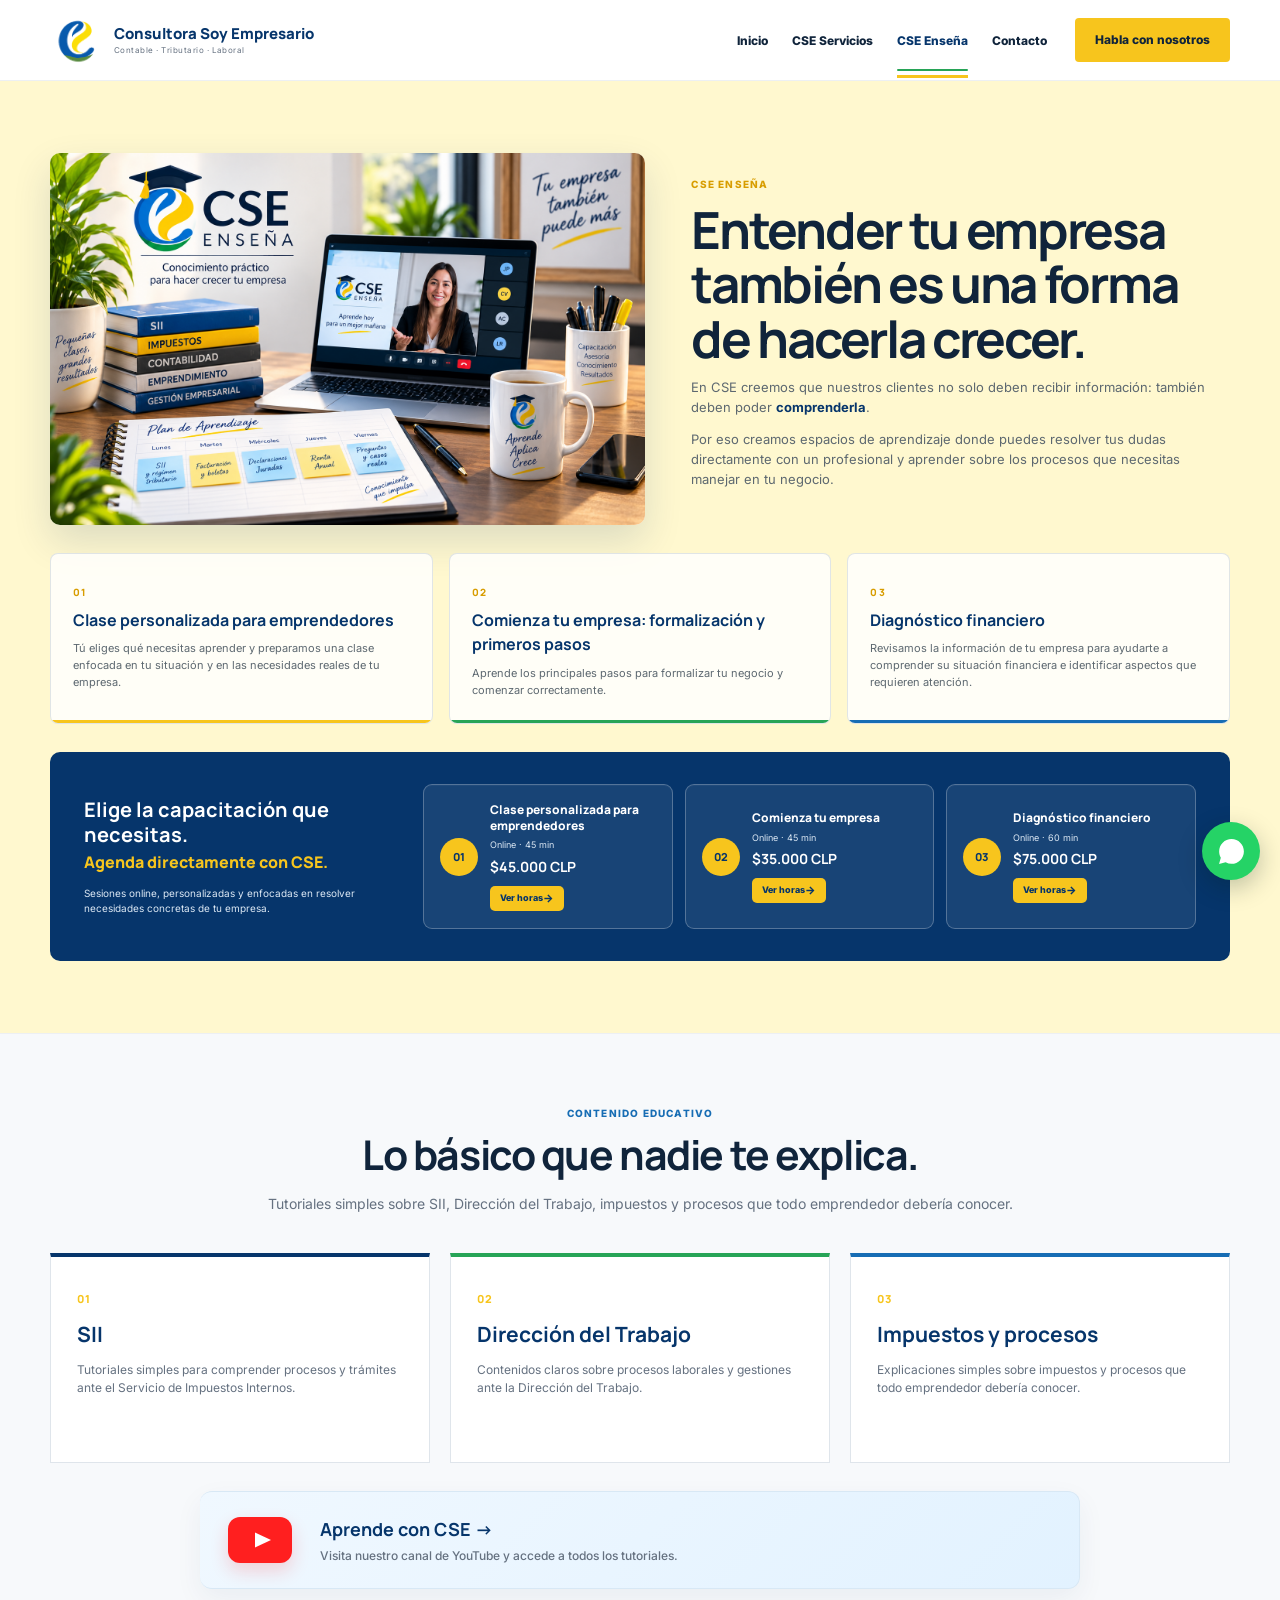
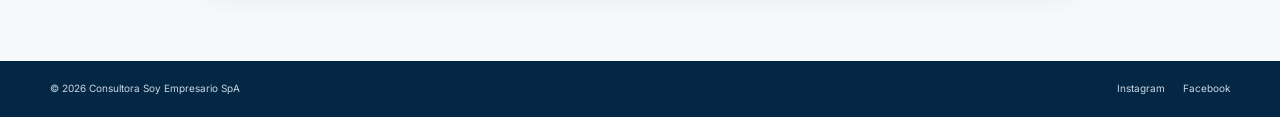
<file: cse-ensena.html>
<!doctype html><html lang="es"><head><meta charset="utf-8"><meta name="viewport" content="width=device-width,initial-scale=1"><meta name="description" content="CSE Enseña: capacitaciones personalizadas y contenido educativo para emprendedores."><title>CSE Enseña | Consultora Soy Empresario</title><link rel="preconnect" href="https://fonts.googleapis.com"><link rel="preconnect" href="https://fonts.gstatic.com" crossorigin><link href="https://fonts.googleapis.com/css2?family=Inter:wght@400;500;600;700;800&family=Manrope:wght@500;600;700;800&display=swap" rel="stylesheet"><link rel="stylesheet" href="css/styles.css?v=24"><link rel="stylesheet" href="css/testimonios.css?v=10"><link rel="stylesheet" href="css/cse-ensena-detail.css?v=1"><link rel="stylesheet" href="css/nav-groups.css?v=2"></head><body><header><nav class="wrap nav" id="main-nav"><a class="brand" href="index.html" aria-label="Consultora Soy Empresario"><img class="header-logo" src="assets/brand/IMAGEN%20LOGO%20SIN%20CSE.png" alt="Logo Consultora Soy Empresario"><span class="brand-text"><strong>Consultora Soy Empresario</strong><small>Contable · Tributario · Laboral</small></span></a><button class="menu-toggle" type="button" aria-label="Abrir menú" aria-expanded="false" aria-controls="nav-links"><span></span><span></span><span></span></button><div class="links" id="nav-links"><a class="nav-tab" href="index.html">Inicio</a><a class="nav-tab" href="cse-servicios.html">CSE Servicios</a><a class="nav-tab active" href="cse-ensena.html" aria-current="page">CSE Enseña</a><a class="nav-tab" href="contacto.html">Contacto</a></div><a class="button yellow-button desktop-cta" href="https://wa.me/56933864438?text=Hola%20Carla%2C%20vi%20la%20p%C3%A1gina%20de%20Consultora%20Soy%20Empresario%20y%20quisiera%20recibir%20m%C3%A1s%20informaci%C3%B3n." target="_blank" rel="noopener">Habla con nosotros</a></nav></header><main><section class="academy" id="academia"><div class="wrap academy-shell"><div class="academy-top"><div class="academy-media"><img src="assets/brand/cse%20ense%C3%B1a_Aprendizaje.png" alt="CSE Enseña - aprendizaje práctico para emprendedores y empresas"></div><div class="academy-copy"><p class="eyebrow yellow">CSE ENSEÑA</p><h1 style="font-size:clamp(34px,4vw,54px)">Entender tu empresa también es una forma de hacerla crecer.</h1><p>En CSE creemos que nuestros clientes no solo deben recibir información: también deben poder <strong>comprenderla</strong>.</p><p>Por eso creamos espacios de aprendizaje donde puedes resolver tus dudas directamente con un profesional y aprender sobre los procesos que necesitas manejar en tu negocio.</p></div></div><div class="academy-options"><article><span>01</span><h3>Clase personalizada para emprendedores</h3><p>Tú eliges qué necesitas aprender y preparamos una clase enfocada en tu situación y en las necesidades reales de tu empresa.</p></article><article><span>02</span><h3>Comienza tu empresa: formalización y primeros pasos</h3><p>Aprende los principales pasos para formalizar tu negocio y comenzar correctamente.</p></article><article><span>03</span><h3>Diagnóstico financiero</h3><p>Revisamos la información de tu empresa para ayudarte a comprender su situación financiera e identificar aspectos que requieren atención.</p></article></div><div class="academy-bottom booking-banner"><div class="academy-message"><strong>Elige la capacitación que necesitas.</strong><span>Agenda directamente con CSE.</span><small>Sesiones online, personalizadas y enfocadas en resolver necesidades concretas de tu empresa.</small></div><div class="booking-banner-links"><a href="https://encuadrado.com/p/carla-chamorro/s/clase-personalizada-para-emprendedores?_gl=1*14otgka*_gcl_au*NjM1NTgyNDY0LjE3ODg2NjIzMzE.*_ga*Mzk0NTM0NjkxLjE3ODg2NjIzMzI.*_ga_YMRJ129R5J*czE3ODg3OTk1MjgkbzMkZzAkdDE3ODg3OTk1MjgkajYwJGwwJGgw*_ga_6NX3B729T6*czE3ODg3OTk1MjgkbzMkZzAkdDE3ODg3OTk1MjgkajYwJGwwJGg0MjE5MzE4Nzg." target="_blank" rel="noopener"><span>01</span><b>Clase personalizada para emprendedores</b><small>Online · 45 min</small><strong>$45.000 CLP</strong><em>Ver horas</em></a><a href="https://encuadrado.com/p/carla-chamorro/s/comienza-tu-empresa-formalizacion-y-primeros-pasos" target="_blank" rel="noopener"><span>02</span><b>Comienza tu empresa</b><small>Online · 45 min</small><strong>$35.000 CLP</strong><em>Ver horas</em></a><a href="https://encuadrado.com/p/carla-chamorro/s/diagnostico-financiero" target="_blank" rel="noopener"><span>03</span><b>Diagnóstico financiero</b><small>Online · 60 min</small><strong>$75.000 CLP</strong><em>Ver horas</em></a></div></div></div></section><section class="what-we-do" id="contenido-educativo"><div class="wrap"><div class="what-intro"><p class="eyebrow">CONTENIDO EDUCATIVO</p><h2>Lo básico que nadie te explica.</h2><p>Tutoriales simples sobre SII, Dirección del Trabajo, impuestos y procesos que todo emprendedor debería conocer.</p></div><div class="what-grid"><article><span class="what-number">01</span><h3>SII</h3><p>Tutoriales simples para comprender procesos y trámites ante el Servicio de Impuestos Internos.</p></article><article><span class="what-number">02</span><h3>Dirección del Trabajo</h3><p>Contenidos claros sobre procesos laborales y gestiones ante la Dirección del Trabajo.</p></article><article><span class="what-number">03</span><h3>Impuestos y procesos</h3><p>Explicaciones simples sobre impuestos y procesos que todo emprendedor debería conocer.</p></article></div><a class="what-closing" href="https://youtube.com/@cseensena?si=bBdfh_5M2-xt8bLf" target="_blank" rel="noopener">Aprende con CSE →</a></div></section></main><footer><div class="wrap footer"><span>© 2026 Consultora Soy Empresario SpA</span><div class="footer-social"><a href="https://www.instagram.com/consultorasoyempresario?igsi=MXR3NWFsYzFrNzcybQ==" target="_blank" rel="noopener">Instagram</a><a href="https://www.facebook.com/share/19qrt7xo6N/?mibextid=wwXIfr" target="_blank" rel="noopener">Facebook</a></div></div></footer><a class="whatsapp-float" href="https://wa.me/56933864438?text=Hola%20Carla%2C%20vi%20la%20p%C3%A1gina%20de%20Consultora%20Soy%20Empresario%20y%20quisiera%20hacer%20una%20consulta." target="_blank" rel="noopener" aria-label="WhatsApp"><svg viewBox="0 0 32 32"><path d="M19.11 17.34c-.27-.14-1.6-.79-1.85-.88-.25-.09-.43-.14-.61.14-.18.27-.7.88-.86 1.06-.16.18-.32.2-.59.07-.27-.14-1.15-.42-2.19-1.35-.81-.72-1.36-1.61-1.52-1.88-.16-.27-.02-.42.12-.55.12-.12.27-.32.41-.48.14-.16.18-.27.27-.45.09-.18.05-.34-.02-.48-.07-.14-.61-1.47-.84-2.01-.22-.53-.45-.46-.61-.47h-.52c-.18 0-.48.07-.73.34-.25.27-.95.93-.95 2.26 0 1.33.97 2.62 1.1 2.8.14.18 1.9 2.9 4.61 4.07.64.28 1.15.45 1.54.57.65.21 1.24.18 1.7.11.52-.08 1.6-.65 1.83-1.28.23-.63.23-1.17.16-1.28-.07-.11-.25-.18-.52-.32zM16.03 3.2c-7.05 0-12.78 5.72-12.78 12.77 0 2.25.59 4.45 1.71 6.39L3.14 29l6.8-1.78a12.75 12.75 0 0 0 6.08 1.55h.01c7.04 0 12.77-5.73 12.77-12.78S23.07 3.2 16.03 3.2z"/></svg></a><script>const toggle=document.querySelector('.menu-toggle');const nav=document.querySelector('#main-nav');const links=document.querySelectorAll('#nav-links a');if(toggle&&nav){toggle.addEventListener('click',()=>{const open=nav.classList.toggle('nav-menu-open');toggle.setAttribute('aria-expanded',open?'true':'false')});links.forEach(link=>link.addEventListener('click',()=>{nav.classList.remove('nav-menu-open');toggle.setAttribute('aria-expanded','false')}));}</script></body></html>
</file>
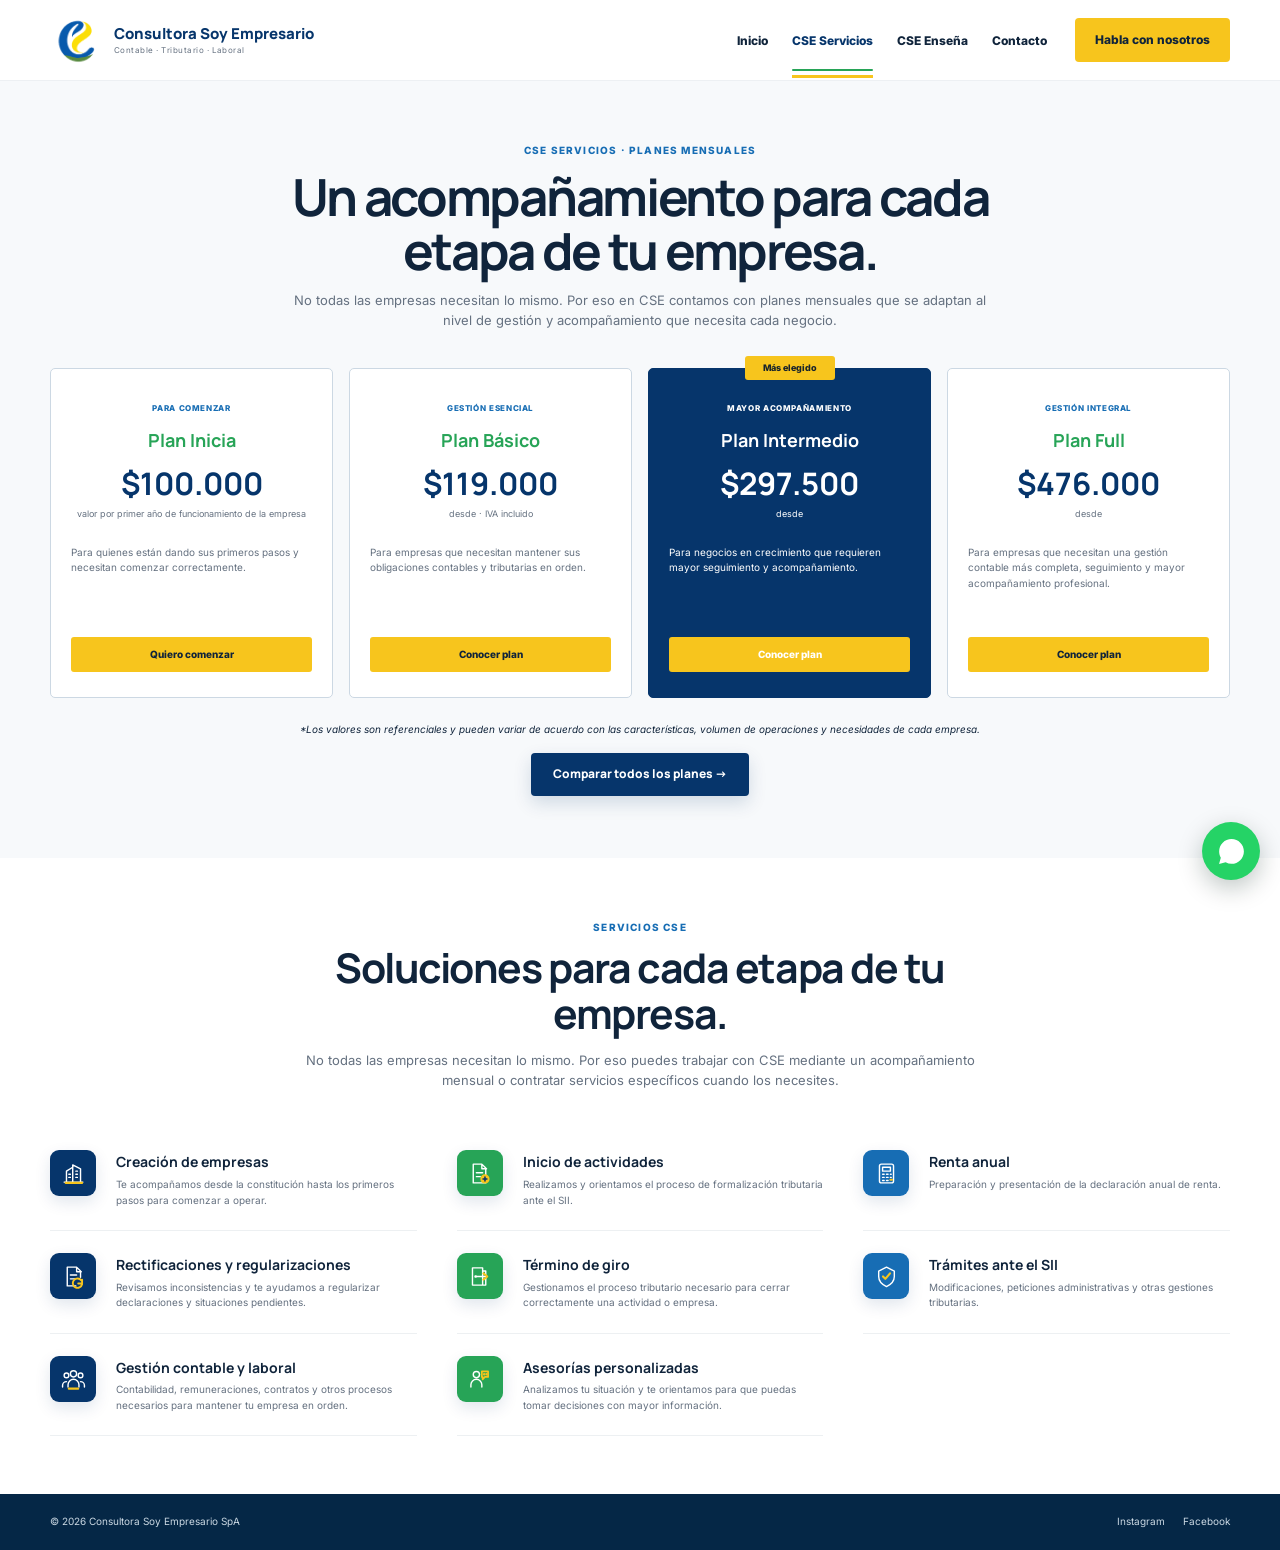
<file: cse-servicios.html>
<!doctype html><html lang="es"><head><meta charset="utf-8"><meta name="viewport" content="width=device-width,initial-scale=1"><meta name="description" content="Planes mensuales y servicios contables, tributarios y laborales de Consultora Soy Empresario."><title>CSE Servicios | Consultora Soy Empresario</title><link rel="preconnect" href="https://fonts.googleapis.com"><link rel="preconnect" href="https://fonts.gstatic.com" crossorigin><link href="https://fonts.googleapis.com/css2?family=Inter:wght@400;500;600;700;800&family=Manrope:wght@500;600;700;800&display=swap" rel="stylesheet"><link rel="stylesheet" href="css/styles.css?v=24"><link rel="stylesheet" href="css/testimonios.css?v=5"><link rel="stylesheet" href="css/nav-groups.css?v=2"></head><body><header><nav class="wrap nav" id="main-nav"><a class="brand" href="index.html" aria-label="Consultora Soy Empresario"><img class="header-logo" src="assets/brand/IMAGEN%20LOGO%20SIN%20CSE.png" alt="Logo Consultora Soy Empresario"><span class="brand-text"><strong>Consultora Soy Empresario</strong><small>Contable · Tributario · Laboral</small></span></a><button class="menu-toggle" type="button" aria-label="Abrir menú" aria-expanded="false" aria-controls="nav-links"><span></span><span></span><span></span></button><div class="links" id="nav-links"><a class="nav-tab" href="index.html">Inicio</a><a class="nav-tab active" href="cse-servicios.html" aria-current="page">CSE Servicios</a><a class="nav-tab" href="cse-ensena.html">CSE Enseña</a><a class="nav-tab" href="contacto.html">Contacto</a></div><a class="button yellow-button desktop-cta" href="https://wa.me/56933864438?text=Hola%20Carla%2C%20vi%20la%20p%C3%A1gina%20de%20Consultora%20Soy%20Empresario%20y%20quisiera%20recibir%20m%C3%A1s%20informaci%C3%B3n." target="_blank" rel="noopener">Habla con nosotros</a></nav></header><main><section class="plans-section" id="planes"><div class="wrap"><div class="section-heading centered"><p class="eyebrow">CSE SERVICIOS · PLANES MENSUALES</p><h1 style="font-size:clamp(34px,4vw,54px);text-align:center">Un acompañamiento para cada etapa de tu empresa.</h1><p>No todas las empresas necesitan lo mismo. Por eso en CSE contamos con planes mensuales que se adaptan al nivel de gestión y acompañamiento que necesita cada negocio.</p></div><div class="plans"><article class="plan"><p>PARA COMENZAR</p><h3>Plan Inicia</h3><strong>$100.000</strong><small>valor por primer año de funcionamiento de la empresa</small><span>Para quienes están dando sus primeros pasos y necesitan comenzar correctamente.</span><a href="https://wa.me/56933864438?text=Hola%20Carla%2C%20quiero%20comenzar%20con%20el%20Plan%20Inicia%20y%20quisiera%20recibir%20m%C3%A1s%20informaci%C3%B3n.%20Mi%20empresa%20es%20del%20rubro%3A%20__________." target="_blank">Quiero comenzar</a></article><article class="plan"><p>GESTIÓN ESENCIAL</p><h3>Plan Básico</h3><strong>$119.000</strong><small>desde · IVA incluido</small><span>Para empresas que necesitan mantener sus obligaciones contables y tributarias en orden.</span><a href="https://wa.me/56933864438?text=Hola%20Carla%2C%20me%20interesa%20el%20Plan%20B%C3%A1sico%20y%20quisiera%20conocer%20m%C3%A1s%20detalles.%20Mi%20empresa%20es%20del%20rubro%3A%20__________." target="_blank">Conocer plan</a></article><article class="plan featured"><em>Más elegido</em><p>MAYOR ACOMPAÑAMIENTO</p><h3>Plan Intermedio</h3><strong>$297.500</strong><small>desde</small><span>Para negocios en crecimiento que requieren mayor seguimiento y acompañamiento.</span><a href="https://wa.me/56933864438?text=Hola%20Carla%2C%20me%20interesa%20el%20Plan%20Intermedio%20y%20quisiera%20conocer%20m%C3%A1s%20detalles.%20Mi%20empresa%20es%20del%20rubro%3A%20__________." target="_blank">Conocer plan</a></article><article class="plan"><p>GESTIÓN INTEGRAL</p><h3>Plan Full</h3><strong>$476.000</strong><small>desde</small><span>Para empresas que necesitan una gestión contable más completa, seguimiento y mayor acompañamiento profesional.</span><a href="https://wa.me/56933864438?text=Hola%20Carla%2C%20me%20interesa%20el%20Plan%20Full%20y%20quisiera%20conocer%20m%C3%A1s%20detalles.%20Mi%20empresa%20es%20del%20rubro%3A%20__________." target="_blank">Conocer plan</a></article></div><div class="plan-help"><em>*Los valores son referenciales y pueden variar de acuerdo con las características, volumen de operaciones y necesidades de cada empresa.</em><br><br><a href="comparar-planes.html">Comparar todos los planes →</a></div></div></section><section class="services" id="servicios"><div class="wrap"><div class="section-heading centered"><p class="eyebrow">SERVICIOS CSE</p><h2>Soluciones para cada etapa de tu empresa.</h2><p>No todas las empresas necesitan lo mismo. Por eso puedes trabajar con CSE mediante un acompañamiento mensual o contratar servicios específicos cuando los necesites.</p></div><div class="services-grid"><article><i aria-hidden="true"><svg viewBox="0 0 32 32"><path d="M4 27h24M7 27V13l8-5v19M15 27V5l10 5v17M10 17h2M10 21h2M19 13h2M19 17h2M19 21h2"/><path d="M6 28h21" style="stroke:#f7c51d;stroke-width:2.6"/></svg></i><div><h3>Creación de empresas</h3><p>Te acompañamos desde la constitución hasta los primeros pasos para comenzar a operar.</p></div></article><article><i aria-hidden="true"><svg viewBox="0 0 32 32"><path d="M8 4h11l5 5v19H8zM19 4v6h6M12 15h8M12 20h5"/><circle cx="23" cy="23" r="5" style="fill:#f7c51d;stroke:#f7c51d"/><path d="M23 20.5v5M20.5 23h5" style="stroke:#06356b;stroke-width:2"/></svg></i><div><h3>Inicio de actividades</h3><p>Realizamos y orientamos el proceso de formalización tributaria ante el SII.</p></div></article><article><i aria-hidden="true"><svg viewBox="0 0 32 32"><rect x="7" y="4" width="18" height="24" rx="2.5"/><path d="M11 8h10v5H11zM11 17h2M16 17h2M21 17h1M11 21h2M16 21h2M21 21h1M11 25h2M16 25h2"/><path d="M21 24h2" style="stroke:#f7c51d;stroke-width:2.8"/></svg></i><div><h3>Renta anual</h3><p>Preparación y presentación de la declaración anual de renta.</p></div></article><article><i aria-hidden="true"><svg viewBox="0 0 32 32"><path d="M8 4h12l5 5v8M20 4v6h6M8 4v24h11"/><path d="M12 14h8M12 19h6"/><path d="M26 21a6 6 0 1 0 1 5M27 20v5h-5" style="stroke:#f7c51d;stroke-width:2.4"/></svg></i><div><h3>Rectificaciones y regularizaciones</h3><p>Revisamos inconsistencias y te ayudamos a regularizar declaraciones y situaciones pendientes.</p></div></article><article><i aria-hidden="true"><svg viewBox="0 0 32 32"><path d="M7 5h13v22H7zM20 9h4v18h-4M11 16h13"/><path d="m21 12 5 4-5 4" style="stroke:#f7c51d;stroke-width:2.5"/><circle cx="11" cy="16" r=".8" style="fill:white;stroke:white"/></svg></i><div><h3>Término de giro</h3><p>Gestionamos el proceso tributario necesario para cerrar correctamente una actividad o empresa.</p></div></article><article><i aria-hidden="true"><svg viewBox="0 0 32 32"><path d="M16 4 26 9v7c0 6-3.8 10-10 13C9.8 26 6 22 6 16V9z"/><path d="m11.5 16 3 3 6-7" style="stroke:#f7c51d;stroke-width:2.8"/></svg></i><div><h3>Trámites ante el SII</h3><p>Modificaciones, peticiones administrativas y otras gestiones tributarias.</p></div></article><article><i aria-hidden="true"><svg viewBox="0 0 32 32"><circle cx="16" cy="10" r="4"/><circle cx="7" cy="12" r="3"/><circle cx="25" cy="12" r="3"/><path d="M9 27v-3a7 7 0 0 1 14 0v3M2 27v-2a5 5 0 0 1 5-5M30 27v-2a5 5 0 0 0-5-5"/><path d="M10 29h12" style="stroke:#f7c51d;stroke-width:2.8"/></svg></i><div><h3>Gestión contable y laboral</h3><p>Contabilidad, remuneraciones, contratos y otros procesos necesarios para mantener tu empresa en orden.</p></div></article><article><i aria-hidden="true"><svg viewBox="0 0 32 32"><circle cx="12" cy="11" r="4"/><path d="M5 27v-3a7 7 0 0 1 14 0v3"/><path d="M19 7h8v7h-4l-3 3v-3h-1z" style="stroke:#f7c51d;stroke-width:2.2"/><circle cx="22" cy="10.5" r=".7" style="fill:#f7c51d;stroke:#f7c51d"/><circle cx="25" cy="10.5" r=".7" style="fill:#f7c51d;stroke:#f7c51d"/></svg></i><div><h3>Asesorías personalizadas</h3><p>Analizamos tu situación y te orientamos para que puedas tomar decisiones con mayor información.</p></div></article></div></div></section></main><footer><div class="wrap footer"><span>© 2026 Consultora Soy Empresario SpA</span><div class="footer-social"><a href="https://www.instagram.com/consultorasoyempresario?igsi=MXR3NWFsYzFrNzcybQ==" target="_blank" rel="noopener">Instagram</a><a href="https://www.facebook.com/share/19qrt7xo6N/?mibextid=wwXIfr" target="_blank" rel="noopener">Facebook</a></div></div></footer><a class="whatsapp-float" href="https://wa.me/56933864438?text=Hola%20Carla%2C%20vi%20la%20p%C3%A1gina%20de%20Consultora%20Soy%20Empresario%20y%20quisiera%20hacer%20una%20consulta." target="_blank" rel="noopener" aria-label="WhatsApp"><svg viewBox="0 0 32 32"><path d="M19.11 17.34c-.27-.14-1.6-.79-1.85-.88-.25-.09-.43-.14-.61.14-.18.27-.7.88-.86 1.06-.16.18-.32.2-.59.07-.27-.14-1.15-.42-2.19-1.35-.81-.72-1.36-1.61-1.52-1.88-.16-.27-.02-.42.12-.55.12-.12.27-.32.41-.48.14-.16.18-.27.27-.45.09-.18.05-.34-.02-.48-.07-.14-.61-1.47-.84-2.01-.22-.53-.45-.46-.61-.47h-.52c-.18 0-.48.07-.73.34-.25.27-.95.93-.95 2.26 0 1.33.97 2.62 1.1 2.8.14.18 1.9 2.9 4.61 4.07.64.28 1.15.45 1.54.57.65.21 1.24.18 1.7.11.52-.08 1.6-.65 1.83-1.28.23-.63.23-1.17.16-1.28-.07-.11-.25-.18-.52-.32zM16.03 3.2c-7.05 0-12.78 5.72-12.78 12.77 0 2.25.59 4.45 1.71 6.39L3.14 29l6.8-1.78a12.75 12.75 0 0 0 6.08 1.55h.01c7.04 0 12.77-5.73 12.77-12.78S23.07 3.2 16.03 3.2z"/></svg></a><script>const toggle=document.querySelector('.menu-toggle');const nav=document.querySelector('#main-nav');const links=document.querySelectorAll('#nav-links a');if(toggle&&nav){toggle.addEventListener('click',()=>{const open=nav.classList.toggle('nav-menu-open');toggle.setAttribute('aria-expanded',open?'true':'false')});links.forEach(link=>link.addEventListener('click',()=>{nav.classList.remove('nav-menu-open');toggle.setAttribute('aria-expanded','false')}));}</script></body></html>
</file>
<file: css/styles.css>
:root{--navy:#06356b;--navy2:#0a4c91;--blue:#176db4;--yellow:#f7c51d;--green:#27a457;--ink:#10243b;--muted:#657180;--soft:#f7f9fb;--line:#dfe5eb}*{box-sizing:border-box}html{scroll-behavior:smooth;scroll-padding-top:82px}body{margin:0;font-family:'Inter',sans-serif;color:var(--ink);line-height:1.55;background:#fff}a{text-decoration:none;color:inherit}.wrap{width:min(1180px,calc(100% - 40px));margin:auto}.logo-wordmark{display:block;width:175px;height:54px;background-image:url('../assets/brand/logo-principal-cse.png');background-repeat:no-repeat;background-size:282px 282px;background-position:-53px -99px}.logo-symbol{display:inline-block;background-image:url('../assets/brand/logo-simbolo-cse.jpg');background-repeat:no-repeat;background-position:center;background-size:300%;border-radius:50%}.logo-symbol.small{width:42px;height:42px}.logo-symbol.medium{width:76px;height:76px}header{position:sticky;top:0;z-index:40;background:#fff;border-bottom:1px solid #edf0f3}.nav{height:80px;display:flex;align-items:center;gap:28px}.brand{margin-right:auto;display:flex;align-items:center;gap:10px;height:72px;min-width:250px;overflow:hidden}.header-logo{display:block;width:54px;height:54px;max-width:54px;max-height:54px;flex:0 0 54px;object-fit:contain;object-position:center}.brand-text{display:flex;flex-direction:column;line-height:1.05}.brand-text strong{font-family:'Manrope',sans-serif;color:var(--navy);font-size:15px;font-weight:800;white-space:nowrap}.brand-text small{font-size:8px;letter-spacing:.06em;color:var(--muted);margin-top:4px;white-space:nowrap}.links{display:flex;gap:30px;align-items:center;font-size:12px;font-weight:700}.links a{padding:30px 0 25px;border-bottom:3px solid transparent}.links a:hover{color:var(--blue);border-color:var(--yellow)}.button{display:inline-flex;justify-content:center;align-items:center;padding:13px 20px;border-radius:4px;background:var(--navy);color:#fff;font-size:12px;font-weight:800}.yellow-button{background:var(--yellow);color:#10243b}.outline{background:#fff;color:var(--navy);border:1px solid var(--navy)}.eyebrow{font-size:10px;letter-spacing:.12em;font-weight:800;color:var(--blue);margin:0 0 10px}.eyebrow.yellow{color:var(--yellow)}h1,h2,h3,.plan strong{font-family:'Manrope',sans-serif}h1{font-size:clamp(42px,5vw,66px);line-height:1.06;letter-spacing:-.045em;margin:0;color:var(--ink)}h1 span{color:var(--yellow)}h2{font-size:clamp(28px,3.2vw,42px);line-height:1.12;letter-spacing:-.035em;margin:0 0 12px}.hero{background:#fff}.hero-grid{display:grid;grid-template-columns:1fr 1fr;min-height:520px}.hero-copy{padding:64px 48px 45px 0;display:flex;flex-direction:column;justify-content:center}.lead{font-size:16px;color:var(--muted);max-width:580px}.actions{display:flex;gap:12px;margin:22px 0 34px}.hero-benefits{display:grid;grid-template-columns:repeat(3,1fr);gap:20px;border-top:1px solid var(--line);padding-top:20px}.hero-benefits>div{display:flex;gap:9px}.hero-benefits b{color:var(--navy);font-size:17px}.hero-benefits span{font-size:9px;color:var(--muted)}.hero-benefits strong{display:block;color:var(--ink);font-size:11px}.hero-photo{background:#eef1ef;min-height:520px;overflow:hidden;position:relative}.carla-hero-photo{display:block;width:100%;height:100%;min-height:520px;object-fit:cover;object-position:center 22%}.what-we-do{padding:72px 0;background:var(--soft);border-top:1px solid #edf0f3}.what-intro{max-width:820px;margin:0 auto 38px;text-align:center}.what-intro h2{max-width:760px;margin:0 auto 16px}.what-intro>p:not(.eyebrow){font-size:14px;color:var(--muted);max-width:760px;margin:10px auto}.what-grid{display:grid;grid-template-columns:repeat(3,1fr);gap:20px}.what-grid article{background:#fff;border:1px solid var(--line);border-top:4px solid var(--navy);padding:28px 26px;min-height:210px}.what-grid article:nth-child(2){border-top-color:var(--green)}.what-grid article:nth-child(3){border-top-color:var(--blue)}.what-number{font-family:'Manrope',sans-serif;font-size:11px;font-weight:800;letter-spacing:.1em;color:var(--yellow)}.what-grid h3{font-size:21px;color:var(--navy);margin:8px 0 10px}.what-grid p{font-size:12px;color:var(--muted);margin:0}.what-closing{margin:30px auto 0;max-width:880px;padding:20px 28px;border-left:4px solid var(--yellow);background:#fff;font-family:'Manrope',sans-serif;font-size:18px;font-weight:700;color:var(--navy);text-align:center}.section-heading{max-width:720px;margin-bottom:38px}.section-heading.centered{text-align:center;margin-left:auto;margin-right:auto}.section-heading>p:last-child{color:var(--muted);font-size:13px}.services{padding:62px 0 58px}.services-grid{display:grid;grid-template-columns:repeat(3,1fr);gap:0 40px}.services-grid article{display:grid;grid-template-columns:50px 1fr;gap:16px;padding:22px 0;border-bottom:1px solid #edf0f2;align-items:start}.services-grid i{width:46px;height:46px;border-radius:9px;background:var(--navy);color:#fff;display:grid;place-items:center;font-style:normal;box-shadow:0 6px 16px rgba(6,53,107,.12)}.services-grid article:nth-child(3n+2) i{background:var(--green)}.services-grid article:nth-child(3n) i{background:var(--blue)}.services-grid i svg{width:25px;height:25px;fill:none;stroke:currentColor;stroke-width:1.8;stroke-linecap:round;stroke-linejoin:round}.services-grid h3{font-size:14px;margin:1px 0 4px}.services-grid p{font-size:10px;color:var(--muted);margin:0}.stats{background:linear-gradient(110deg,#073b74,#0b579a);color:#fff}.stats-grid{display:grid;width:100%;max-width:none;margin:0;grid-template-columns:repeat(4,1fr);line-height:normal}.stats-grid::before{display:none}.stat-card{display:flex;align-items:center;gap:16px;min-height:178px;padding:28px 34px;border-right:1px solid rgba(255,255,255,.18)}.stat-card:last-child{border-right:0}.stat-icon{width:92px;height:92px;flex:0 0 92px;background-position:center;background-repeat:no-repeat;background-size:contain}.stat-card:nth-child(1) .stat-icon{background-image:url('../assets/icons/icono-experiencia.png')}.stat-card:nth-child(2) .stat-icon{background-image:url('../assets/icons/icono-areas-asesoria.png')}.stat-card:nth-child(3) .stat-icon{background-image:url('../assets/icons/icono-atencion-cercana.png')}.stat-card:nth-child(4) .stat-icon{background-image:url('../assets/icons/icono-compromiso%20(3).png');mix-blend-mode:normal}.stat-icon svg{display:none}.stat-copy{display:flex;flex-direction:column;align-items:flex-start;min-width:0}.stat-copy strong{font-family:'Manrope',sans-serif;font-size:38px;line-height:1;color:#fff;margin-bottom:8px;white-space:nowrap}.stat-copy b{font-size:13px;line-height:1.2;color:#fff;margin-bottom:5px}.stat-copy span{font-size:10px;line-height:1.35;color:#eef5fb}.about-team{padding:64px 0}.team-layout{display:grid;grid-template-columns:1.05fr .8fr .8fr;gap:28px;align-items:start}.story{padding-right:30px}.story>p{font-size:12px;color:var(--muted)}blockquote{margin:20px 0 10px;padding-left:14px;border-left:3px solid var(--yellow);font-size:12px;color:#455364}.signature{font-family:'Manrope';font-size:17px;display:block;margin-top:16px}.story>span:not(.logo-symbol){display:block;font-size:10px;color:var(--muted)}.story-mark{margin-top:15px}.person-photo{height:210px;background:#f0f2f2;display:flex;align-items:center;justify-content:center;overflow:hidden}.carla-team-photo{width:100%;height:100%;object-fit:cover;object-position:center 18%;display:block}.person-photo.empty span{font-size:10px;color:#87939c}.person h3{font-size:15px;margin:12px 0 2px;color:var(--navy)}.person b{font-size:10px;color:var(--green)}.person p{font-size:10px;color:var(--muted)}.plans-section{background:var(--soft);padding:62px 0}.plans{display:grid;grid-template-columns:repeat(4,1fr);gap:16px}.plan{background:#fff;border:1px solid #ccd8e3;border-radius:5px;padding:25px 20px;display:flex;flex-direction:column;min-height:330px;position:relative}.plan>p{font-size:8px;font-weight:800;color:var(--blue);letter-spacing:.08em;text-align:center}.plan h3{text-align:center;color:var(--green);font-size:18px;margin:4px 0}.plan strong{text-align:center;font-size:31px;color:var(--navy)}.plan small{text-align:center;font-size:9px;color:var(--muted)}.plan>span{font-size:10px;color:var(--muted);margin:24px 0}.plan a{margin-top:auto;background:var(--yellow);padding:10px;text-align:center;font-size:10px;font-weight:800;border-radius:3px}.plan.featured{background:var(--navy);color:#fff;border-color:var(--navy)}.plan.featured em{position:absolute;top:-13px;left:50%;transform:translateX(-50%);background:var(--yellow);color:#17232c;font-size:9px;font-style:normal;font-weight:800;padding:5px 18px;border-radius:3px}.plan.featured p,.plan.featured h3,.plan.featured strong,.plan.featured small,.plan.featured>span{color:#fff}.plan-help{text-align:center;margin-top:18px;font-size:10px}.plan-help a{color:var(--navy);font-weight:800}.academy{padding:72px 0;background:#fff8cf}.academy-shell{display:flex;flex-direction:column;gap:28px}.academy-top{display:grid;grid-template-columns:1.05fr .95fr;gap:46px;align-items:center}.academy-media{border-radius:10px;overflow:hidden;box-shadow:0 16px 38px rgba(6,53,107,.14);background:#fff;aspect-ratio:16/10}.academy-media img{display:block;width:100%;height:100%;object-fit:cover}.academy-copy .eyebrow{color:#d89d00}.academy-copy h2{max-width:560px}.academy-copy p:not(.eyebrow){font-size:13px;color:#5d6870;margin:12px 0}.academy-copy strong{color:var(--navy)}.academy-options{display:grid;grid-template-columns:repeat(3,1fr);gap:16px}.academy-options article{background:rgba(255,255,255,.82);border:1px solid rgba(6,53,107,.12);padding:24px 22px;border-radius:8px}.academy-options article span{display:inline-block;font-family:'Manrope',sans-serif;font-size:10px;font-weight:800;letter-spacing:.12em;color:#d89d00;margin-bottom:7px}.academy-options h3{font-size:16px;color:var(--navy);margin:0 0 8px}.academy-options p{font-size:11px;color:#5d6870;margin:0}.academy-bottom{display:flex;align-items:center;justify-content:space-between;gap:26px;padding:24px 28px;background:var(--navy);border-radius:8px}.academy-bottom div{display:flex;flex-direction:column}.academy-bottom strong{font-family:'Manrope',sans-serif;font-size:18px;color:#fff}.academy-bottom span{font-family:'Manrope',sans-serif;font-size:16px;font-weight:800;color:var(--yellow)}.academy-bottom .button{flex:0 0 auto;min-width:170px}.contact{background:var(--navy);padding:54px 0;color:#fff}.contact-grid{display:grid;grid-template-columns:minmax(0,1fr) auto;gap:55px;align-items:center}.contact h2{color:#fff}.contact p:not(.eyebrow){font-size:12px;color:#d9e5ef;max-width:720px}.contact-links{display:grid;grid-template-columns:repeat(3,minmax(150px,1fr));gap:14px 28px;margin-top:28px;max-width:850px}.contact-links>a,.contact-links>div{display:flex;flex-direction:column;gap:2px;min-width:0}.contact-links b{font-size:9px;text-transform:uppercase;letter-spacing:.08em;color:var(--yellow)}.contact-links span{font-size:11px;color:#fff;overflow-wrap:anywhere}.contact-links a:hover span{text-decoration:underline}.footer{display:flex;justify-content:space-between;font-size:10px}footer{background:#052746;color:#cbd8e3;padding:20px 0}.footer-social{display:flex;gap:18px}.whatsapp-float{position:fixed;right:20px;bottom:20px;width:58px;height:58px;border-radius:50%;background:#25d366;display:grid;place-items:center;z-index:50;box-shadow:0 8px 25px #001f1640}.whatsapp-float svg{width:31px;height:31px;fill:#fff}@media(max-width:1100px){.stat-card{padding:24px 20px;gap:12px}.stat-icon{width:72px;height:72px;flex-basis:72px}.stat-copy strong{font-size:32px}.stat-copy b{font-size:11px}.stat-copy span{font-size:9px}.academy-top{gap:30px}}@media(max-width:980px){.links{display:none}.desktop-cta{margin-left:auto}.hero-grid{grid-template-columns:1fr}.hero-copy{padding:48px 0}.hero-photo{min-height:420px}.carla-hero-photo{min-height:420px;height:420px;object-position:center 18%}.what-grid{grid-template-columns:1fr}.what-grid article{min-height:auto}.team-layout{grid-template-columns:1fr 1fr}.story{grid-column:1/-1}.plans{grid-template-columns:1fr 1fr}.academy-top{grid-template-columns:1fr}.academy-options{grid-template-columns:1fr 1fr}.academy-options article:last-child{grid-column:1/-1}.contact-links{grid-template-columns:repeat(2,minmax(150px,1fr))}.wrap{width:min(100% - 30px,1180px)}}@media(max-width:800px){.stats-grid{grid-template-columns:1fr 1fr}.stat-card{border-bottom:1px solid rgba(255,255,255,.18)}.stat-card:nth-child(2){border-right:0}}@media(max-width:700px){.stats-grid{grid-template-columns:1fr}.stat-card{min-height:auto;padding:20px 24px;gap:16px;border-right:0}.stat-icon{width:58px;height:58px;flex:0 0 58px}.stat-copy strong{font-size:30px;margin-bottom:5px}.stat-copy b{font-size:11px}.stat-copy span{font-size:9px}.academy-options{grid-template-columns:1fr}.academy-options article:last-child{grid-column:auto}.academy-bottom{align-items:flex-start;flex-direction:column}.academy-bottom .button{width:100%}}@media(max-width:600px){html{scroll-padding-top:70px}.nav{height:68px}.brand{height:62px;min-width:0;gap:7px}.header-logo{width:42px;height:42px;max-width:42px;max-height:42px;flex-basis:42px}.brand-text strong{font-size:12px}.brand-text small{display:none}.desktop-cta{padding:9px 10px;font-size:9px}.hero-copy{padding:38px 0 32px}h1{font-size:38px}h2{font-size:28px}.lead{font-size:14px}.actions{margin:18px 0 26px}.actions .button{font-size:10px;padding:11px 13px}.hero-benefits{gap:8px}.hero-benefits>div{display:block}.hero-benefits span{font-size:8px}.hero-photo{min-height:330px}.carla-hero-photo{min-height:330px;height:330px;object-position:center 18%}.what-we-do{padding:50px 0}.what-intro{text-align:left}.what-intro>p:not(.eyebrow){font-size:13px}.what-grid{gap:12px}.what-grid article{padding:22px 20px}.what-closing{text-align:left;font-size:16px;padding:18px 20px}.logo-symbol.medium{width:64px;height:64px}.services{padding:50px 0}.services-grid{grid-template-columns:1fr}.services-grid article{padding:15px 0}.about-team{padding:50px 0}.team-layout{grid-template-columns:1fr}.story{grid-column:auto}.person-photo{height:260px}.plans-section{padding:50px 0}.plans{grid-template-columns:1fr}.plan{min-height:280px}.academy{padding:50px 0}.academy-shell{gap:20px}.academy-media{aspect-ratio:4/3}.academy-copy p:not(.eyebrow){font-size:12px}.academy-options article{padding:20px}.academy-bottom{padding:20px}.academy-bottom strong{font-size:16px}.academy-bottom span{font-size:14px}.contact-grid{grid-template-columns:1fr;gap:25px}.contact-links{grid-template-columns:1fr;gap:13px}.contact{padding:42px 0 95px}.footer{padding-bottom:20px;gap:15px;flex-direction:column}.whatsapp-float{width:52px;height:52px;right:14px;bottom:14px}}#contenido-educativo .what-closing{display:grid;grid-template-columns:72px minmax(0,1fr);grid-template-rows:auto auto;column-gap:20px;align-items:center;max-width:880px;padding:24px 28px;margin:28px auto 0;border:1px solid #d8e8f5;border-left:0;border-radius:12px;background:linear-gradient(135deg,#f0f8ff 0%,#e2f2ff 100%);text-align:left;box-shadow:0 10px 28px rgba(6,53,107,.06);transition:transform .18s ease,box-shadow .18s ease,border-color .18s ease}#contenido-educativo .what-closing::before{content:'▶';grid-row:1/3;width:64px;height:46px;border-radius:12px;background:#ff1f1f;color:#fff;display:flex;align-items:center;justify-content:center;font-family:Arial,sans-serif;font-size:25px;line-height:1;padding-left:3px;box-shadow:0 8px 18px rgba(255,31,31,.18)}#contenido-educativo .what-closing::after{content:'Visita nuestro canal de YouTube y accede a todos los tutoriales.';grid-column:2;font-family:'Inter',sans-serif;font-size:12px;line-height:1.45;font-weight:500;color:var(--muted);margin-top:3px}#contenido-educativo .what-closing:hover{transform:translateY(-2px);box-shadow:0 14px 34px rgba(6,53,107,.11);border-color:#c6deef}#contenido-educativo .what-closing:focus-visible{outline:3px solid rgba(247,197,29,.55);outline-offset:3px}@media(max-width:600px){#contenido-educativo .what-closing{grid-template-columns:58px minmax(0,1fr);column-gap:15px;padding:18px 16px;border-radius:10px;font-size:16px}#contenido-educativo .what-closing::before{width:54px;height:40px;border-radius:10px;font-size:21px}#contenido-educativo .what-closing::after{font-size:11px;line-height:1.4}}
</file>
<file: css/testimonios.css>
.testimonials{padding:64px 0;background:#f7f9fb;border-top:1px solid #edf0f3}.testimonials .section-heading{max-width:760px;margin-bottom:34px}.testimonials-grid{display:grid;grid-template-columns:repeat(3,1fr);gap:20px}.testimonial-card{background:#fff;border:1px solid #dfe5eb;border-radius:8px;padding:24px;display:flex;flex-direction:column;min-height:100%;box-shadow:0 8px 24px rgba(6,53,107,.06)}.testimonial-top{display:flex;align-items:center;gap:14px;margin-bottom:18px}.testimonial-photo{width:72px;height:72px;border-radius:50%;object-fit:cover;object-position:center;flex:0 0 72px;border:3px solid #fff;box-shadow:0 0 0 1px #dfe5eb}.testimonial-person{min-width:0}.testimonial-person h3{margin:0 0 3px;color:#06356b;font-size:16px}.testimonial-person strong{display:block;font-size:10px;color:#27a457;line-height:1.35}.testimonial-person span{display:block;margin-top:3px;font-size:9px;color:#657180}.testimonial-quote{position:relative;margin:0 0 20px;padding:0 0 0 18px;border-left:3px solid #f7c51d;font-size:11px;line-height:1.72;color:#455364;flex:1;font-style:italic;text-align:justify;text-justify:inter-word;hyphens:auto}.testimonial-company{display:flex;align-items:center;justify-content:space-between;gap:12px;padding-top:16px;border-top:1px solid #edf0f2}.testimonial-company b{font-family:'Manrope',sans-serif;font-size:12px;color:#10243b}.testimonial-link{font-size:10px;font-weight:800;color:#176db4;white-space:nowrap}.testimonial-link:hover{text-decoration:underline}.testimonial-source{margin-top:18px;text-align:center;font-size:9px;color:#7a8794}.story-mark{display:none!important}.about-team{padding-bottom:34px!important}.team-intro h2{max-width:390px}.team-intro>p:not(.eyebrow){font-size:12px;color:#657180}.how-we-work{padding:68px 0;background:#fff;border-top:1px solid #edf0f3}.how-grid{display:grid;grid-template-columns:.88fr 1.12fr;gap:46px;align-items:center}.how-copy h2{max-width:430px;color:#10243b}.how-lead{max-width:470px;margin:0 0 28px;color:#657180;font-size:13px}.how-steps{display:flex;flex-direction:column;gap:10px}.how-step{display:grid;grid-template-columns:48px 1fr;gap:15px;align-items:start;padding:14px 0;border-top:1px solid #e7edf2}.how-step:first-child{border-top:0}.how-step-number{width:40px;height:40px;border-radius:50%;display:grid;place-items:center;background:#06356b;color:#fff;font-family:'Manrope',sans-serif;font-size:12px;font-weight:800;box-shadow:0 5px 14px rgba(6,53,107,.14)}.how-step:nth-child(2) .how-step-number{background:#27a457}.how-step:nth-child(3) .how-step-number{background:#176db4}.how-step h3{margin:1px 0 4px;color:#06356b;font-size:15px}.how-step p{margin:0;color:#657180;font-size:11px;line-height:1.55}.how-photo{position:relative;overflow:hidden;border-radius:10px;box-shadow:0 16px 38px rgba(6,53,107,.16);background:#eef2f5;min-height:430px}.how-photo:before{content:"";position:absolute;left:0;top:0;width:8px;height:100%;background:linear-gradient(180deg,#f7c51d,#27a457,#176db4);z-index:1}.how-photo img{display:block;width:100%;height:100%;min-height:430px;object-fit:cover;object-position:center}.about-cse{padding:76px 0;background:#f7f9fb;border-top:1px solid #edf0f3}.about-cse-grid{display:grid;grid-template-columns:1.15fr .85fr;gap:64px;align-items:center}.about-cse-copy h2{max-width:650px;margin-bottom:22px;color:#10243b}.about-cse-copy>p:not(.eyebrow){max-width:680px;margin:0 0 14px;font-size:12px;line-height:1.7;color:#657180}.about-cse-copy strong{color:#06356b}.about-cse-quote{position:relative;padding:38px 38px 34px;background:#fff;border:1px solid #e1e7ec;border-top:4px solid #f7c51d;border-radius:8px;box-shadow:0 14px 34px rgba(6,53,107,.08)}.quote-mark{display:block;height:38px;font-family:Georgia,serif;font-size:64px;line-height:.8;color:#27a457}.about-cse-quote blockquote{margin:14px 0 26px;padding:0;border:0;font-family:Georgia,serif;font-size:20px;line-height:1.48;font-style:italic;color:#10243b}.quote-signature{padding-top:18px;border-top:1px solid #e7edf2}.quote-signature strong{display:block;font-family:'Manrope',sans-serif;font-size:13px;color:#06356b}.quote-signature span{display:block;margin-top:4px;font-size:10px;font-weight:700;letter-spacing:.08em;text-transform:uppercase;color:#657180}.plan-help{margin-top:24px!important}.plan-help>a{display:inline-flex!important;align-items:center;justify-content:center;background:#06356b!important;color:#fff!important;padding:12px 22px!important;border-radius:4px!important;font-family:'Manrope',sans-serif!important;font-size:12px!important;font-weight:800!important;box-shadow:0 7px 18px rgba(6,53,107,.16);transition:transform .18s ease,background .18s ease,box-shadow .18s ease}.plan-help>a:hover{background:#0a4c91!important;transform:translateY(-1px);box-shadow:0 9px 22px rgba(6,53,107,.22);text-decoration:none}.menu-toggle{display:none;background:#fff;border:1px solid #dfe5eb;border-radius:6px;width:42px;height:42px;padding:9px;align-items:center;justify-content:center;flex-direction:column;gap:4px;cursor:pointer}.menu-toggle span{display:block;width:20px;height:2px;background:#06356b;border-radius:2px;transition:transform .2s ease,opacity .2s ease}.nav.nav-menu-open .menu-toggle span:nth-child(1){transform:translateY(6px) rotate(45deg)}.nav.nav-menu-open .menu-toggle span:nth-child(2){opacity:0}.nav.nav-menu-open .menu-toggle span:nth-child(3){transform:translateY(-6px) rotate(-45deg)}#contenido-educativo .what-closing::before{content:""!important;background-color:#ff1f1f!important;background-image:url("data:image/svg+xml,%3Csvg xmlns='http://www.w3.org/2000/svg' viewBox='0 0 64 46'%3E%3Crect width='64' height='46' rx='12' fill='%23ff1f1f'/%3E%3Cpath d='M27 15.5 43 23 27 30.5Z' fill='white'/%3E%3C/svg%3E")!important;background-repeat:no-repeat!important;background-position:center!important;background-size:100% 100%!important;color:transparent!important;padding-left:0!important;box-shadow:0 8px 18px rgba(255,31,31,.18)!important}.booking-banner{display:grid!important;grid-template-columns:minmax(260px,.8fr) minmax(0,1.7fr)!important;gap:28px!important;align-items:center!important;padding:30px 34px!important;border-radius:10px!important}.booking-banner>.academy-message{display:flex!important;flex-direction:column!important;gap:4px!important}.booking-banner>.academy-message strong{font-family:'Manrope',sans-serif!important;font-size:19px!important;line-height:1.25!important;color:#fff!important}.booking-banner>.academy-message span{font-family:'Manrope',sans-serif!important;font-size:16px!important;line-height:1.3!important;color:#f7c51d!important;font-weight:800!important}.booking-banner-links{display:grid!important;grid-template-columns:repeat(3,minmax(0,1fr))!important;gap:12px!important}.booking-banner-links>a{display:grid!important;grid-template-columns:auto 1fr!important;grid-template-areas:'num title' 'num action'!important;column-gap:12px!important;row-gap:5px!important;align-items:center!important;min-height:92px!important;padding:16px 15px!important;border:1px solid rgba(255,255,255,.28)!important;border-radius:9px!important;background:rgba(255,255,255,.08)!important;color:#fff!important;text-decoration:none!important;box-shadow:inset 0 1px 0 rgba(255,255,255,.04)!important;transition:transform .18s ease,background .18s ease,border-color .18s ease!important}.booking-banner-links>a:hover{transform:translateY(-2px)!important;background:rgba(255,255,255,.14)!important;border-color:rgba(255,255,255,.5)!important}.booking-banner-links>a>span{grid-area:num!important;display:grid!important;place-items:center!important;width:34px!important;height:34px!important;border-radius:50%!important;background:#f7c51d!important;color:#06356b!important;font-family:'Manrope',sans-serif!important;font-size:11px!important;font-weight:800!important;letter-spacing:0!important;margin:0!important}.booking-banner-links>a>b{grid-area:title!important;margin:0!important;font-family:'Manrope',sans-serif!important;font-size:12px!important;line-height:1.3!important;color:#fff!important;font-weight:800!important}.booking-banner-links>a>em{grid-area:action!important;margin:0!important;font-size:10px!important;line-height:1.2!important;font-style:normal!important;font-weight:800!important;color:#f7c51d!important}.booking-banner-links>a>em::after{content:' ↗';font-size:11px}.booking-options{display:grid!important;grid-template-columns:repeat(3,1fr)!important;gap:18px!important;margin-top:28px}.booking-card{position:relative;display:flex;align-items:flex-start;gap:16px;min-width:0;padding:22px 20px;background:#fff;border:1px solid #dbe4ec;border-top:3px solid #f7c51d;border-radius:10px;color:#10243b!important;text-decoration:none!important;box-shadow:0 10px 24px rgba(6,53,107,.08);transition:transform .18s ease,box-shadow .18s ease,border-color .18s ease}.booking-card:hover{transform:translateY(-3px);box-shadow:0 14px 30px rgba(6,53,107,.14);border-color:#b9cbe0}.booking-icon{width:46px;height:46px;flex:0 0 46px;display:grid;place-items:center;border-radius:9px;background:#edf4ff;color:#176db4}.booking-icon svg{width:25px;height:25px;fill:none;stroke:currentColor;stroke-width:1.8;stroke-linecap:round;stroke-linejoin:round}.booking-copy{display:flex;flex-direction:column;min-width:0}.booking-copy b{font-family:'Manrope',sans-serif;font-size:14px;line-height:1.35;color:#06356b}.booking-copy small{margin-top:8px;font-size:10px;line-height:1.55;color:#657180}.booking-copy em{margin-top:14px;font-style:normal;font-size:10px;font-weight:800;letter-spacing:.02em;color:#176db4}.booking-card:nth-child(2){border-top-color:#27a457}.booking-card:nth-child(3){border-top-color:#176db4}@media(max-width:980px){.testimonials-grid{grid-template-columns:1fr 1fr}.testimonial-card:last-child{grid-column:1/-1}.how-grid{grid-template-columns:1fr;gap:30px}.how-photo{min-height:380px}.how-photo img{min-height:380px}.about-cse-grid{grid-template-columns:1fr;gap:30px}.about-cse-quote{max-width:680px}.nav{position:relative}.menu-toggle{display:flex;margin-left:auto}.desktop-cta{margin-left:0}.nav.nav-menu-open .links{display:flex;position:absolute;top:80px;left:0;right:0;flex-direction:column;gap:0;background:#fff;border:1px solid #dfe5eb;border-top:0;box-shadow:0 16px 30px rgba(6,53,107,.12);padding:10px 18px 16px;z-index:60}.nav.nav-menu-open .links a{padding:13px 4px;border-bottom:1px solid #edf0f3}.nav.nav-menu-open .links a:last-child{border-bottom:0}.booking-options{grid-template-columns:1fr!important}.booking-card{padding:18px}.booking-banner{grid-template-columns:1fr!important;gap:20px!important}.booking-banner-links{grid-template-columns:repeat(3,minmax(0,1fr))!important}}@media(max-width:700px){.booking-banner{padding:24px 18px!important}.booking-banner-links{grid-template-columns:1fr!important}.booking-banner-links>a{min-height:76px!important;grid-template-columns:42px 1fr!important;padding:13px 14px!important}.booking-banner-links>a>span{width:32px!important;height:32px!important}.booking-banner>.academy-message strong{font-size:17px!important}.booking-banner>.academy-message span{font-size:14px!important}}@media(max-width:650px){.testimonials{padding:50px 0}.testimonials-grid{grid-template-columns:1fr}.testimonial-card:last-child{grid-column:auto}.testimonial-card{padding:20px}.testimonial-photo{width:64px;height:64px;flex-basis:64px}.testimonial-quote{font-size:10.5px;line-height:1.68}.about-team{padding-bottom:26px!important}.how-we-work{padding:50px 0}.how-step{grid-template-columns:42px 1fr;gap:12px}.how-step-number{width:36px;height:36px;font-size:11px}.how-photo{min-height:260px;border-radius:8px}.how-photo img{min-height:260px}.about-cse{padding:52px 0}.about-cse-grid{gap:24px}.about-cse-quote{padding:28px 24px 26px}.about-cse-quote blockquote{font-size:17px}.quote-mark{font-size:54px}.plan-help>a{width:100%;max-width:330px}.desktop-cta{display:none}.menu-toggle{margin-left:auto}.booking-card{gap:13px;padding:17px 15px}.booking-icon{width:42px;height:42px;flex-basis:42px}.booking-copy b{font-size:13px}.booking-copy small{font-size:10px}.booking-copy em{margin-top:10px}}
</file>
<file: css/nav-groups.css>
.links{gap:24px}.nav-tab{position:relative;display:inline-flex;align-items:center;padding:30px 0 25px!important;border-bottom:3px solid transparent!important;font-size:12px;font-weight:800;white-space:nowrap;color:#10243b}.nav-tab:hover{color:#176db4;border-bottom-color:#f7c51d!important}.nav-tab.active,.nav-tab[aria-current="page"]{color:#06356b;border-bottom-color:#f7c51d!important}.nav-tab.active:after,.nav-tab[aria-current="page"]:after{content:'';position:absolute;left:0;right:0;bottom:4px;height:2px;background:#27a457;border-radius:2px}@media(max-width:980px){.nav.nav-menu-open .links{align-items:stretch}.nav.nav-menu-open .nav-tab{width:100%;padding:14px 4px!important;border-bottom:1px solid #edf0f3!important}.nav.nav-menu-open .nav-tab.active,.nav.nav-menu-open .nav-tab[aria-current="page"]{color:#06356b;background:#f7f9fb;border-left:4px solid #f7c51d!important;padding-left:12px!important}.nav-tab.active:after,.nav-tab[aria-current="page"]:after{display:none}}
</file>
<file: css/cse-ensena-detail.css>
.booking-banner{grid-template-columns:minmax(260px,.72fr) minmax(0,1.8fr)!important;gap:30px!important;padding:32px 34px!important}.booking-banner>.academy-message{gap:5px!important}.booking-banner>.academy-message strong{font-size:20px!important}.booking-banner>.academy-message span{font-size:16px!important}.booking-banner>.academy-message small{display:block;margin-top:8px;max-width:320px;font-size:10px;line-height:1.55;color:#dce8f4}.booking-banner-links{gap:12px!important}.booking-banner-links>a{grid-template-columns:auto 1fr!important;grid-template-areas:'num title' 'num meta' 'num price' 'num action'!important;align-content:center!important;min-height:132px!important;padding:17px 16px!important;background:rgba(255,255,255,.075)!important;border:1px solid rgba(255,255,255,.26)!important}.booking-banner-links>a>span{grid-area:num!important;width:38px!important;height:38px!important;font-size:11px!important}.booking-banner-links>a>b{grid-area:title!important;font-size:12px!important;line-height:1.3!important}.booking-banner-links>a>small{grid-area:meta!important;display:block!important;margin:1px 0 0!important;font-size:9px!important;line-height:1.3!important;color:#dce8f4!important}.booking-banner-links>a>strong{grid-area:price!important;display:block!important;margin:3px 0 0!important;font-family:'Manrope',sans-serif!important;font-size:14px!important;line-height:1.2!important;color:#fff!important}.booking-banner-links>a>em{grid-area:action!important;display:inline-flex!important;align-items:center!important;width:max-content!important;margin-top:5px!important;padding:6px 10px!important;border-radius:5px!important;background:#f7c51d!important;color:#06356b!important;font-size:9px!important}.booking-banner-links>a>em::after{content:' →'!important}.booking-banner-links>a:hover>em{background:#ffd83d!important}.academy-options article{position:relative;overflow:hidden}.academy-options article:after{content:'';position:absolute;left:0;right:0;bottom:0;height:3px;background:#f7c51d}.academy-options article:nth-child(2):after{background:#27a457}.academy-options article:nth-child(3):after{background:#176db4}@media(max-width:1100px){.booking-banner{grid-template-columns:1fr!important}.booking-banner>.academy-message small{max-width:none}.booking-banner-links{grid-template-columns:repeat(3,minmax(0,1fr))!important}}@media(max-width:760px){.booking-banner{padding:24px 18px!important}.booking-banner-links{grid-template-columns:1fr!important}.booking-banner-links>a{min-height:116px!important;grid-template-columns:44px 1fr!important;padding:15px!important}.booking-banner-links>a>strong{font-size:13px!important}.booking-banner>.academy-message strong{font-size:18px!important}.booking-banner>.academy-message span{font-size:14px!important}}
</file>
